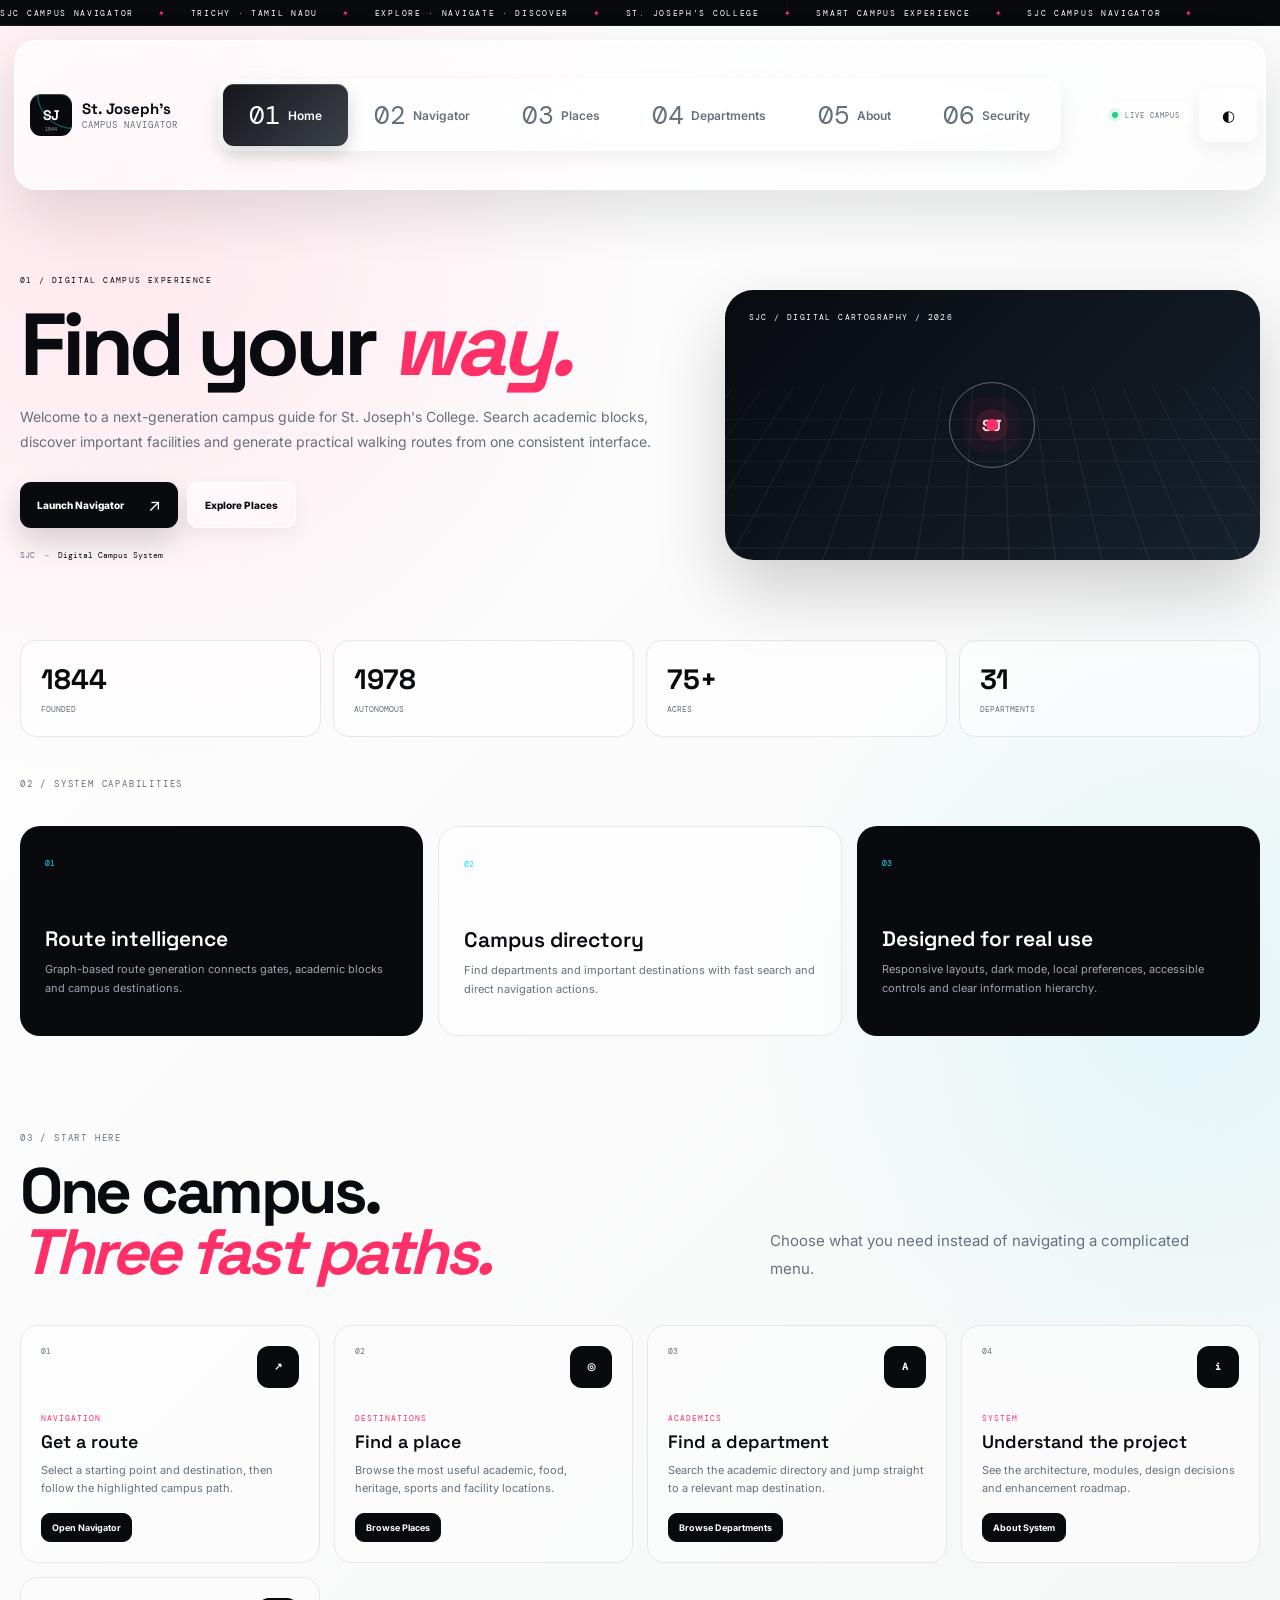
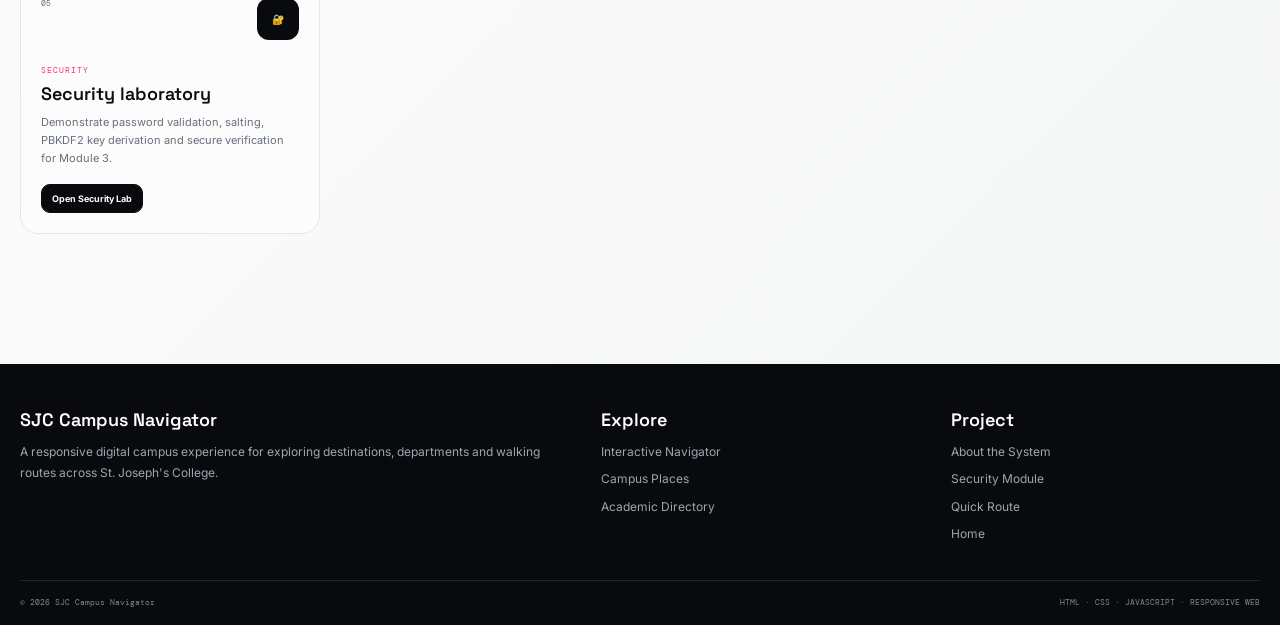
<file: index.html>
<!doctype html><html lang="en"><head><meta charset="UTF-8"><meta name="viewport" content="width=device-width,initial-scale=1.0"><meta name="description" content="SJC Campus Navigator — an interactive digital campus experience for St. Joseph's College, Tiruchirappalli."><link rel="preconnect" href="https://fonts.googleapis.com"><link rel="preconnect" href="https://fonts.gstatic.com" crossorigin><link href="https://fonts.googleapis.com/css2?family=DM+Mono:wght@400;500&family=Inter:wght@400;500;600;700;800&family=Space+Grotesk:wght@400;500;600;700&display=swap" rel="stylesheet"><link rel="stylesheet" href="style.css"><link rel="stylesheet" href="app.css"><title>SJC — Campus Navigator</title></head><body><div class="top-strip"><div class="strip-track"><span>SJC CAMPUS NAVIGATOR</span><i>✦</i><span>TRICHY · TAMIL NADU</span><i>✦</i><span>EXPLORE · NAVIGATE · DISCOVER</span><i>✦</i><span>ST. JOSEPH'S COLLEGE</span><i>✦</i><span>SMART CAMPUS EXPERIENCE</span><i>✦</i><span>SJC CAMPUS NAVIGATOR</span><i>✦</i></div></div>
<header class="site-header"><a href="index.html" class="brand"><div class="brand-mark"><span>SJ</span><small>1844</small></div><div class="brand-copy"><strong>St. Joseph's</strong><span>Campus Navigator</span></div></a>
<nav class="main-nav"><a href="index.html" data-page="index.html" class="active">01 <span>Home</span></a><a href="navigator.html" data-page="navigator.html" class="">02 <span>Navigator</span></a><a href="places.html" data-page="places.html" class="">03 <span>Places</span></a><a href="departments.html" data-page="departments.html" class="">04 <span>Departments</span></a><a href="about.html" data-page="about.html" class="">05 <span>About</span></a><a href="security.html" data-page="security.html">06 <span>Security</span></a></nav><div class="header-actions"><div class="live-status"><span></span>LIVE CAMPUS</div><button data-theme class="icon-button" aria-label="Toggle theme">◐</button><button class="icon-button mobile-toggle" aria-label="Open menu" aria-expanded="false">☰</button></div></header>
<main class="page-shell"><section class="page-hero"><div class="page-hero-grid"><div><span class="page-kicker">01 / DIGITAL CAMPUS EXPERIENCE</span><h1>Find your <em>way.</em></h1><p>Welcome to a next-generation campus guide for St. Joseph's College. Search academic blocks, discover important facilities and generate practical walking routes from one consistent interface.</p><div class="hero-buttons"><a class="btn btn-primary" href="navigator.html">Launch Navigator <b>↗</b></a><a class="btn btn-outline" href="places.html">Explore Places</a></div><div class="breadcrumbs"><span>SJC</span><b>→</b><span>Digital Campus System</span></div></div><div class="page-hero-art"><span class="art-label">SJC / DIGITAL CARTOGRAPHY / 2026</span><div class="art-pin">SJ</div></div></div></section>
<div class="stats-row"><div class="stat-card"><strong>1844</strong><span>Founded</span></div><div class="stat-card"><strong>1978</strong><span>Autonomous</span></div><div class="stat-card"><strong>75+</strong><span>Acres</span></div><div class="stat-card"><strong>31</strong><span>Departments</span></div></div>
<section><span class="section-label">02 / SYSTEM CAPABILITIES</span><div class="feature-grid"><article class="feature-card"><span class="num">01</span><h3>Route intelligence</h3><p>Graph-based route generation connects gates, academic blocks and campus destinations.</p></article><article class="feature-card light"><span class="num">02</span><h3>Campus directory</h3><p>Find departments and important destinations with fast search and direct navigation actions.</p></article><article class="feature-card"><span class="num">03</span><h3>Designed for real use</h3><p>Responsive layouts, dark mode, local preferences, accessible controls and clear information hierarchy.</p></article></div></section>
<section style="padding:90px 0 30px"><div class="section-heading-row"><div><span class="section-label">03 / START HERE</span><h2>One campus.<br><em>Three fast paths.</em></h2></div><p>Choose what you need instead of navigating a complicated menu.</p></div><div class="directory-grid"><article class="directory-card"><div class="card-top"><span class="card-number">01</span><div class="card-icon">↗</div></div><span class="card-category">NAVIGATION</span><h3>Get a route</h3><p>Select a starting point and destination, then follow the highlighted campus path.</p><div class="card-actions"><a class="primary" href="navigator.html">Open Navigator</a></div></article><article class="directory-card"><div class="card-top"><span class="card-number">02</span><div class="card-icon">◎</div></div><span class="card-category">DESTINATIONS</span><h3>Find a place</h3><p>Browse the most useful academic, food, heritage, sports and facility locations.</p><div class="card-actions"><a class="primary" href="places.html">Browse Places</a></div></article><article class="directory-card"><div class="card-top"><span class="card-number">03</span><div class="card-icon">A</div></div><span class="card-category">ACADEMICS</span><h3>Find a department</h3><p>Search the academic directory and jump straight to a relevant map destination.</p><div class="card-actions"><a class="primary" href="departments.html">Browse Departments</a></div></article><article class="directory-card"><div class="card-top"><span class="card-number">04</span><div class="card-icon">i</div></div><span class="card-category">SYSTEM</span><h3>Understand the project</h3><p>See the architecture, modules, design decisions and enhancement roadmap.</p><div class="card-actions"><a class="primary" href="about.html">About System</a></div></article><article class="directory-card"><div class="card-top"><span class="card-number">05</span><div class="card-icon">🔐</div></div><span class="card-category">SECURITY</span><h3>Security laboratory</h3><p>Demonstrate password validation, salting, PBKDF2 key derivation and secure verification for Module 3.</p><div class="card-actions"><a class="primary" href="security.html">Open Security Lab</a></div></article></div></section></main><footer class="app-footer"><div class="app-footer-inner"><div><h3>SJC Campus Navigator</h3><p>A responsive digital campus experience for exploring destinations, departments and walking routes across St. Joseph's College.</p></div><div><h3>Explore</h3><div class="app-footer-links"><a href="navigator.html">Interactive Navigator</a><a href="places.html">Campus Places</a><a href="departments.html">Academic Directory</a></div></div><div><h3>Project</h3><div class="app-footer-links"><a href="about.html">About the System</a><a href="security.html">Security Module</a><a href="navigator.html?to=library">Quick Route</a><a href="index.html">Home</a></div></div></div><div class="app-footer-bottom"><span>© <span data-year>2026</span> SJC Campus Navigator</span><span>HTML · CSS · JAVASCRIPT · RESPONSIVE WEB</span></div></footer><script src="app.js"></script></body></html>
</file>
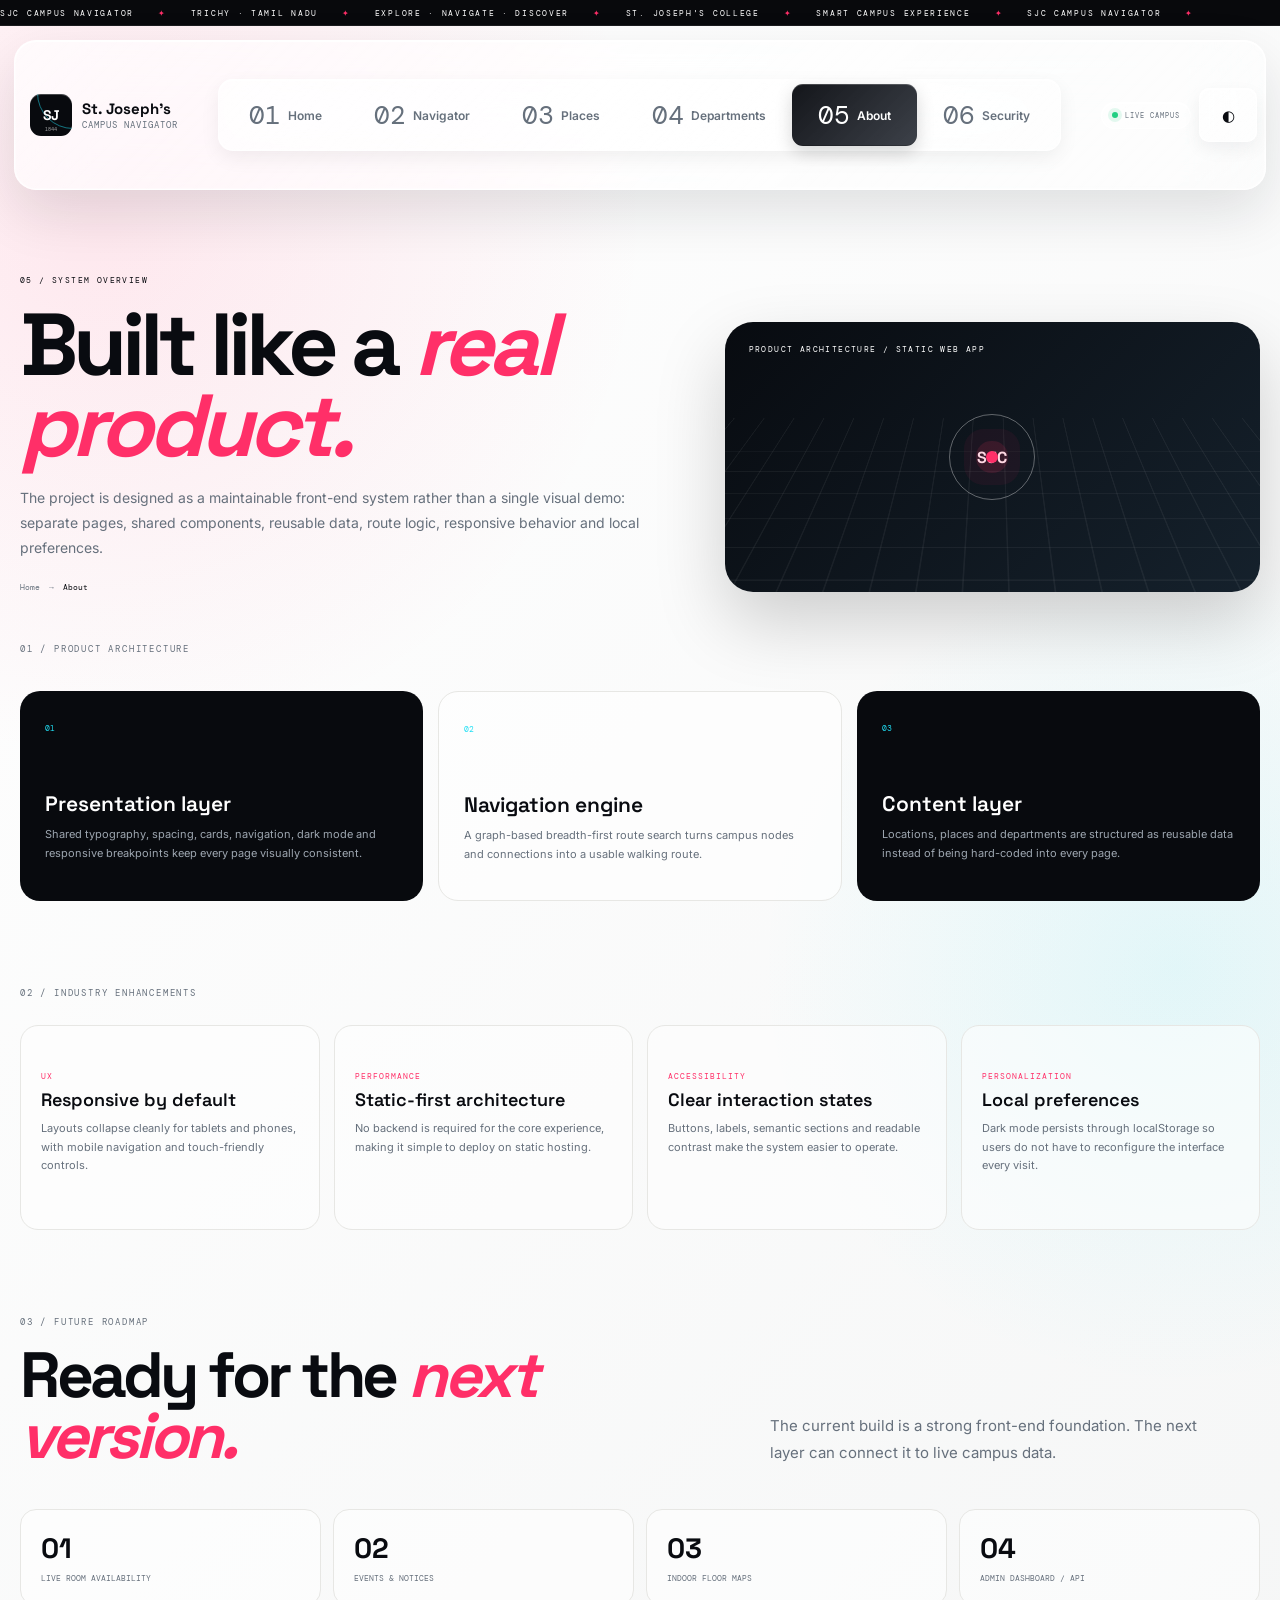
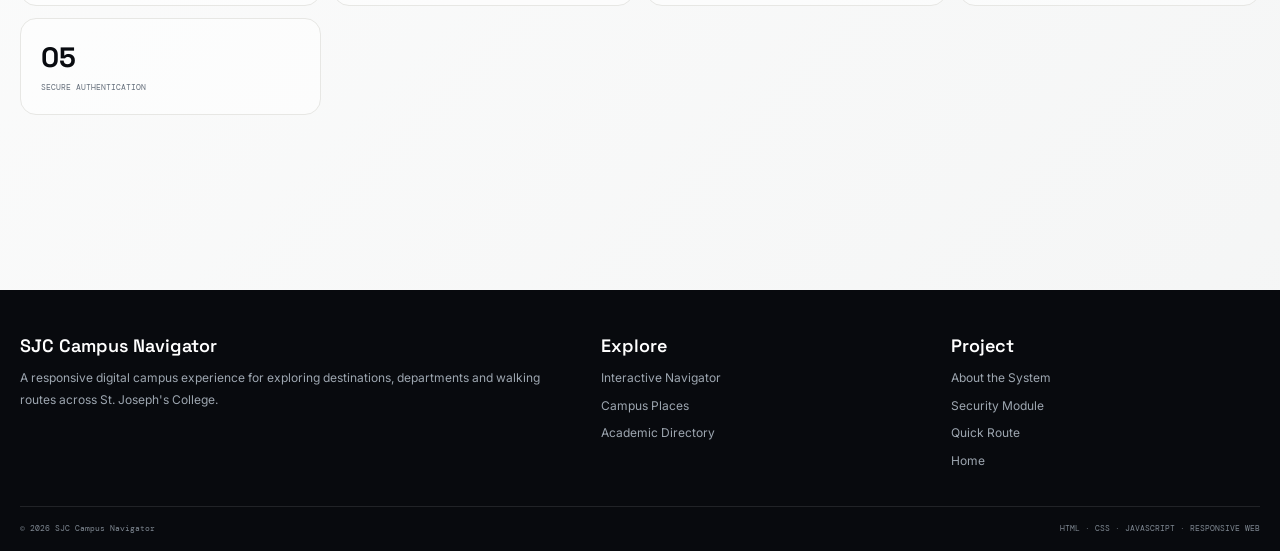
<file: about.html>
<!doctype html><html lang="en"><head><meta charset="UTF-8"><meta name="viewport" content="width=device-width,initial-scale=1.0"><meta name="description" content="SJC Campus Navigator — an interactive digital campus experience for St. Joseph's College, Tiruchirappalli."><link rel="preconnect" href="https://fonts.googleapis.com"><link rel="preconnect" href="https://fonts.gstatic.com" crossorigin><link href="https://fonts.googleapis.com/css2?family=DM+Mono:wght@400;500&family=Inter:wght@400;500;600;700;800&family=Space+Grotesk:wght@400;500;600;700&display=swap" rel="stylesheet"><link rel="stylesheet" href="style.css"><link rel="stylesheet" href="app.css"><title>SJC — About the Navigator</title></head><body><div class="top-strip"><div class="strip-track"><span>SJC CAMPUS NAVIGATOR</span><i>✦</i><span>TRICHY · TAMIL NADU</span><i>✦</i><span>EXPLORE · NAVIGATE · DISCOVER</span><i>✦</i><span>ST. JOSEPH'S COLLEGE</span><i>✦</i><span>SMART CAMPUS EXPERIENCE</span><i>✦</i><span>SJC CAMPUS NAVIGATOR</span><i>✦</i></div></div>
<header class="site-header"><a href="index.html" class="brand"><div class="brand-mark"><span>SJ</span><small>1844</small></div><div class="brand-copy"><strong>St. Joseph's</strong><span>Campus Navigator</span></div></a>
<nav class="main-nav"><a href="index.html" data-page="index.html" class="">01 <span>Home</span></a><a href="navigator.html" data-page="navigator.html" class="">02 <span>Navigator</span></a><a href="places.html" data-page="places.html" class="">03 <span>Places</span></a><a href="departments.html" data-page="departments.html" class="">04 <span>Departments</span></a><a href="about.html" data-page="about.html" class="active">05 <span>About</span></a><a href="security.html" data-page="security.html">06 <span>Security</span></a></nav><div class="header-actions"><div class="live-status"><span></span>LIVE CAMPUS</div><button data-theme class="icon-button" aria-label="Toggle theme">◐</button><button class="icon-button mobile-toggle" aria-label="Open menu" aria-expanded="false">☰</button></div></header>
<main class="page-shell"><section class="page-hero"><div class="page-hero-grid"><div><span class="page-kicker">05 / SYSTEM OVERVIEW</span><h1>Built like a <em>real product.</em></h1><p>The project is designed as a maintainable front-end system rather than a single visual demo: separate pages, shared components, reusable data, route logic, responsive behavior and local preferences.</p><div class="breadcrumbs"><a href="index.html">Home</a><b>→</b><span>About</span></div></div><div class="page-hero-art"><span class="art-label">PRODUCT ARCHITECTURE / STATIC WEB APP</span><div class="art-pin">SJC</div></div></div></section>
<section><span class="section-label">01 / PRODUCT ARCHITECTURE</span><div class="feature-grid"><article class="feature-card"><span class="num">01</span><h3>Presentation layer</h3><p>Shared typography, spacing, cards, navigation, dark mode and responsive breakpoints keep every page visually consistent.</p></article><article class="feature-card light"><span class="num">02</span><h3>Navigation engine</h3><p>A graph-based breadth-first route search turns campus nodes and connections into a usable walking route.</p></article><article class="feature-card"><span class="num">03</span><h3>Content layer</h3><p>Locations, places and departments are structured as reusable data instead of being hard-coded into every page.</p></article></div></section>
<section style="padding:80px 0 20px"><span class="section-label">02 / INDUSTRY ENHANCEMENTS</span><div class="directory-grid" style="margin-top:25px"><article class="directory-card"><span class="card-category">UX</span><h3>Responsive by default</h3><p>Layouts collapse cleanly for tablets and phones, with mobile navigation and touch-friendly controls.</p></article><article class="directory-card"><span class="card-category">PERFORMANCE</span><h3>Static-first architecture</h3><p>No backend is required for the core experience, making it simple to deploy on static hosting.</p></article><article class="directory-card"><span class="card-category">ACCESSIBILITY</span><h3>Clear interaction states</h3><p>Buttons, labels, semantic sections and readable contrast make the system easier to operate.</p></article><article class="directory-card"><span class="card-category">PERSONALIZATION</span><h3>Local preferences</h3><p>Dark mode persists through localStorage so users do not have to reconfigure the interface every visit.</p></article></div></section>
<section style="padding:60px 0 40px"><div class="section-heading-row"><div><span class="section-label">03 / FUTURE ROADMAP</span><h2>Ready for the <em>next version.</em></h2></div><p>The current build is a strong front-end foundation. The next layer can connect it to live campus data.</p></div><div class="stats-row"><div class="stat-card"><strong>01</strong><span>Live room availability</span></div><div class="stat-card"><strong>02</strong><span>Events & notices</span></div><div class="stat-card"><strong>03</strong><span>Indoor floor maps</span></div><div class="stat-card"><strong>04</strong><span>Admin dashboard / API</span></div><div class="stat-card"><strong>05</strong><span>Secure authentication</span></div></div></section></main><footer class="app-footer"><div class="app-footer-inner"><div><h3>SJC Campus Navigator</h3><p>A responsive digital campus experience for exploring destinations, departments and walking routes across St. Joseph's College.</p></div><div><h3>Explore</h3><div class="app-footer-links"><a href="navigator.html">Interactive Navigator</a><a href="places.html">Campus Places</a><a href="departments.html">Academic Directory</a></div></div><div><h3>Project</h3><div class="app-footer-links"><a href="about.html">About the System</a><a href="security.html">Security Module</a><a href="navigator.html?to=library">Quick Route</a><a href="index.html">Home</a></div></div></div><div class="app-footer-bottom"><span>© <span data-year>2026</span> SJC Campus Navigator</span><span>HTML · CSS · JAVASCRIPT · RESPONSIVE WEB</span></div></footer><script src="app.js"></script></body></html>
</file>
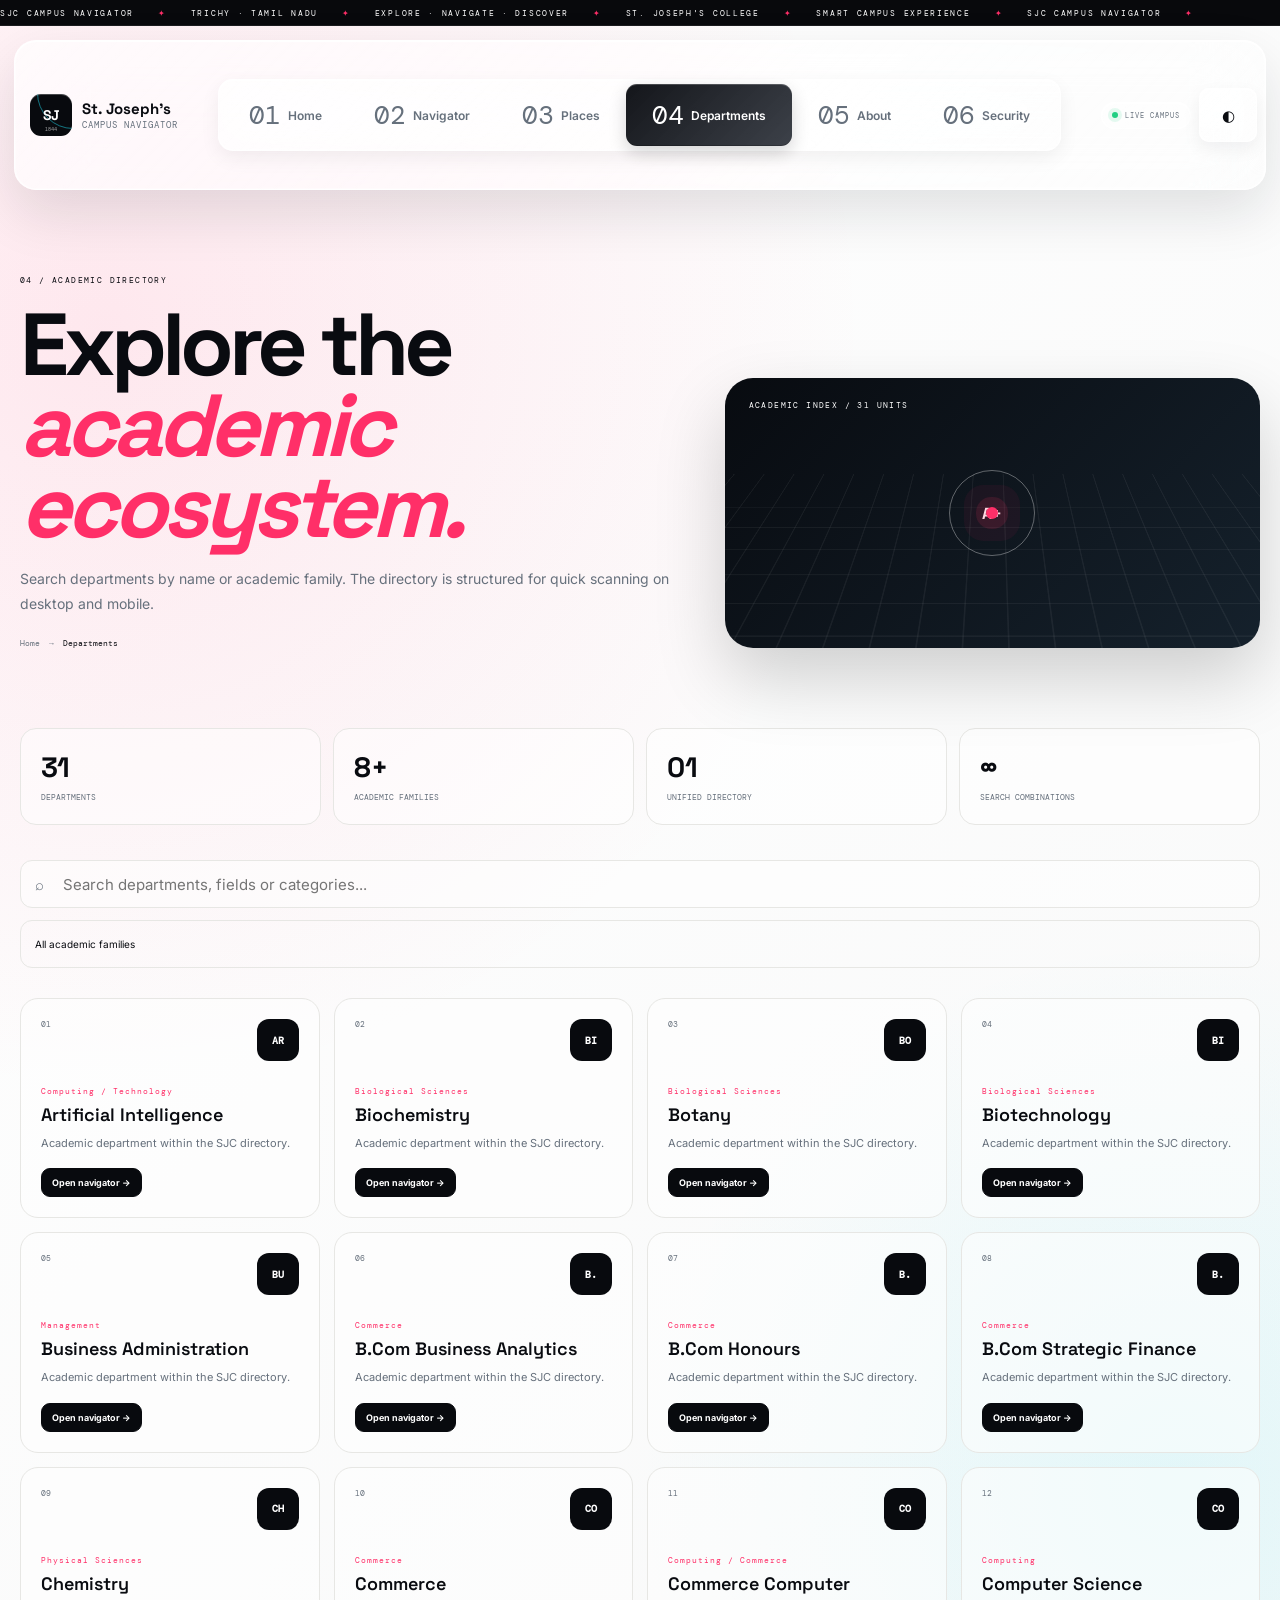
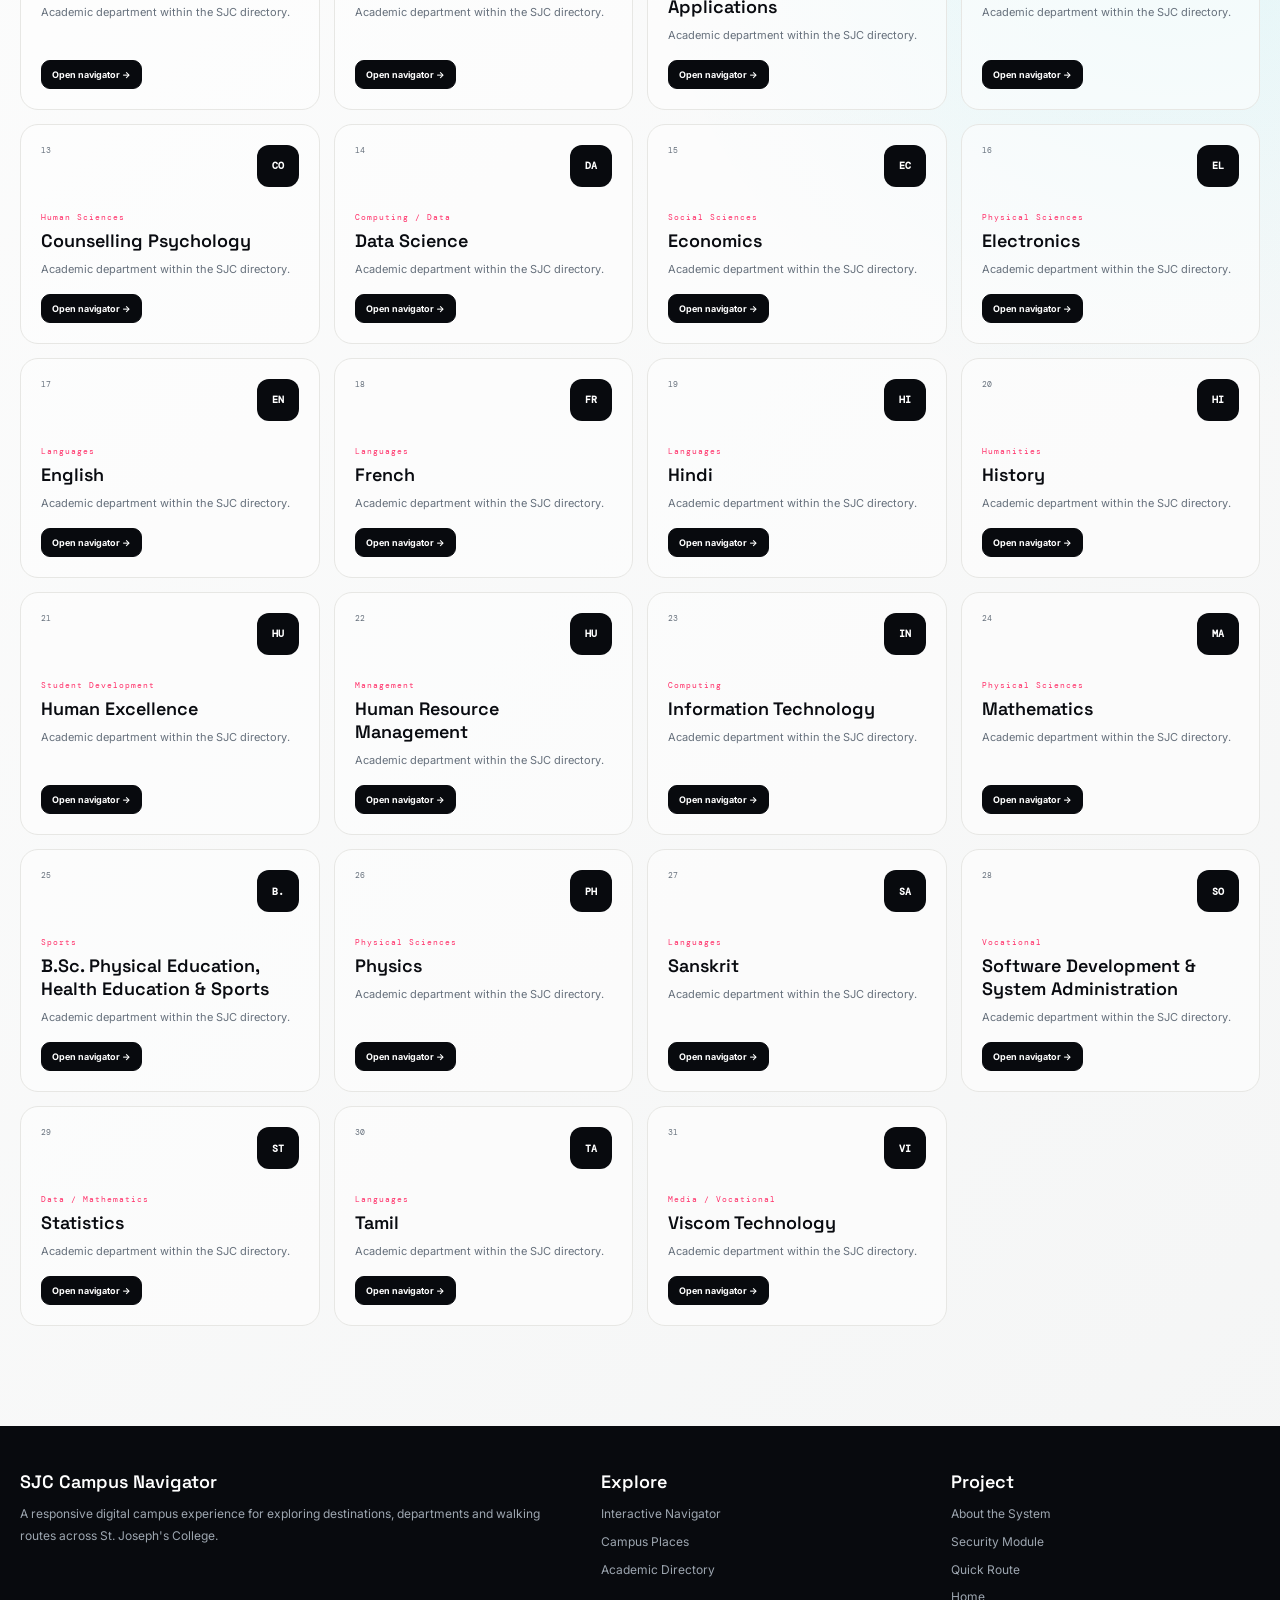
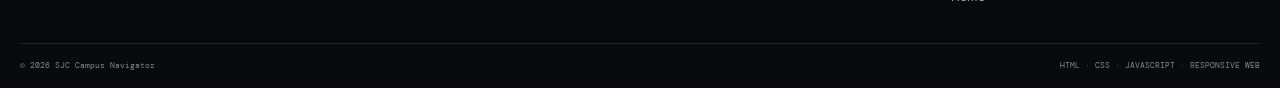
<file: departments.html>
<!doctype html><html lang="en"><head><meta charset="UTF-8"><meta name="viewport" content="width=device-width,initial-scale=1.0"><meta name="description" content="SJC Campus Navigator — an interactive digital campus experience for St. Joseph's College, Tiruchirappalli."><link rel="preconnect" href="https://fonts.googleapis.com"><link rel="preconnect" href="https://fonts.gstatic.com" crossorigin><link href="https://fonts.googleapis.com/css2?family=DM+Mono:wght@400;500&family=Inter:wght@400;500;600;700;800&family=Space+Grotesk:wght@400;500;600;700&display=swap" rel="stylesheet"><link rel="stylesheet" href="style.css"><link rel="stylesheet" href="app.css"><title>SJC — Academic Directory</title></head><body><div class="top-strip"><div class="strip-track"><span>SJC CAMPUS NAVIGATOR</span><i>✦</i><span>TRICHY · TAMIL NADU</span><i>✦</i><span>EXPLORE · NAVIGATE · DISCOVER</span><i>✦</i><span>ST. JOSEPH'S COLLEGE</span><i>✦</i><span>SMART CAMPUS EXPERIENCE</span><i>✦</i><span>SJC CAMPUS NAVIGATOR</span><i>✦</i></div></div>
<header class="site-header"><a href="index.html" class="brand"><div class="brand-mark"><span>SJ</span><small>1844</small></div><div class="brand-copy"><strong>St. Joseph's</strong><span>Campus Navigator</span></div></a>
<nav class="main-nav"><a href="index.html" data-page="index.html" class="">01 <span>Home</span></a><a href="navigator.html" data-page="navigator.html" class="">02 <span>Navigator</span></a><a href="places.html" data-page="places.html" class="">03 <span>Places</span></a><a href="departments.html" data-page="departments.html" class="active">04 <span>Departments</span></a><a href="about.html" data-page="about.html" class="">05 <span>About</span></a><a href="security.html" data-page="security.html">06 <span>Security</span></a></nav><div class="header-actions"><div class="live-status"><span></span>LIVE CAMPUS</div><button data-theme class="icon-button" aria-label="Toggle theme">◐</button><button class="icon-button mobile-toggle" aria-label="Open menu" aria-expanded="false">☰</button></div></header>
<main class="page-shell"><section class="page-hero"><div class="page-hero-grid"><div><span class="page-kicker">04 / ACADEMIC DIRECTORY</span><h1>Explore the <em>academic ecosystem.</em></h1><p>Search departments by name or academic family. The directory is structured for quick scanning on desktop and mobile.</p><div class="breadcrumbs"><a href="index.html">Home</a><b>→</b><span>Departments</span></div></div><div class="page-hero-art"><span class="art-label">ACADEMIC INDEX / 31 UNITS</span><div class="art-pin">A+</div></div></div></section>
<div class="stats-row"><div class="stat-card"><strong>31</strong><span>Departments</span></div><div class="stat-card"><strong>8+</strong><span>Academic families</span></div><div class="stat-card"><strong>01</strong><span>Unified directory</span></div><div class="stat-card"><strong>∞</strong><span>Search combinations</span></div></div>
<div class="directory-toolbar"><label class="search-field"><span>⌕</span><input id="departmentSearchPage" placeholder="Search departments, fields or categories..."></label><select id="departmentFilter" class="filter-select"><option value="">All academic families</option></select></div><section class="directory-grid" id="departmentGridPage"></section></main><footer class="app-footer"><div class="app-footer-inner"><div><h3>SJC Campus Navigator</h3><p>A responsive digital campus experience for exploring destinations, departments and walking routes across St. Joseph's College.</p></div><div><h3>Explore</h3><div class="app-footer-links"><a href="navigator.html">Interactive Navigator</a><a href="places.html">Campus Places</a><a href="departments.html">Academic Directory</a></div></div><div><h3>Project</h3><div class="app-footer-links"><a href="about.html">About the System</a><a href="security.html">Security Module</a><a href="navigator.html?to=library">Quick Route</a><a href="index.html">Home</a></div></div></div><div class="app-footer-bottom"><span>© <span data-year>2026</span> SJC Campus Navigator</span><span>HTML · CSS · JAVASCRIPT · RESPONSIVE WEB</span></div></footer><script src="app.js"></script><script src="data.js"></script><script src="departments.js"></script></body></html>
</file>
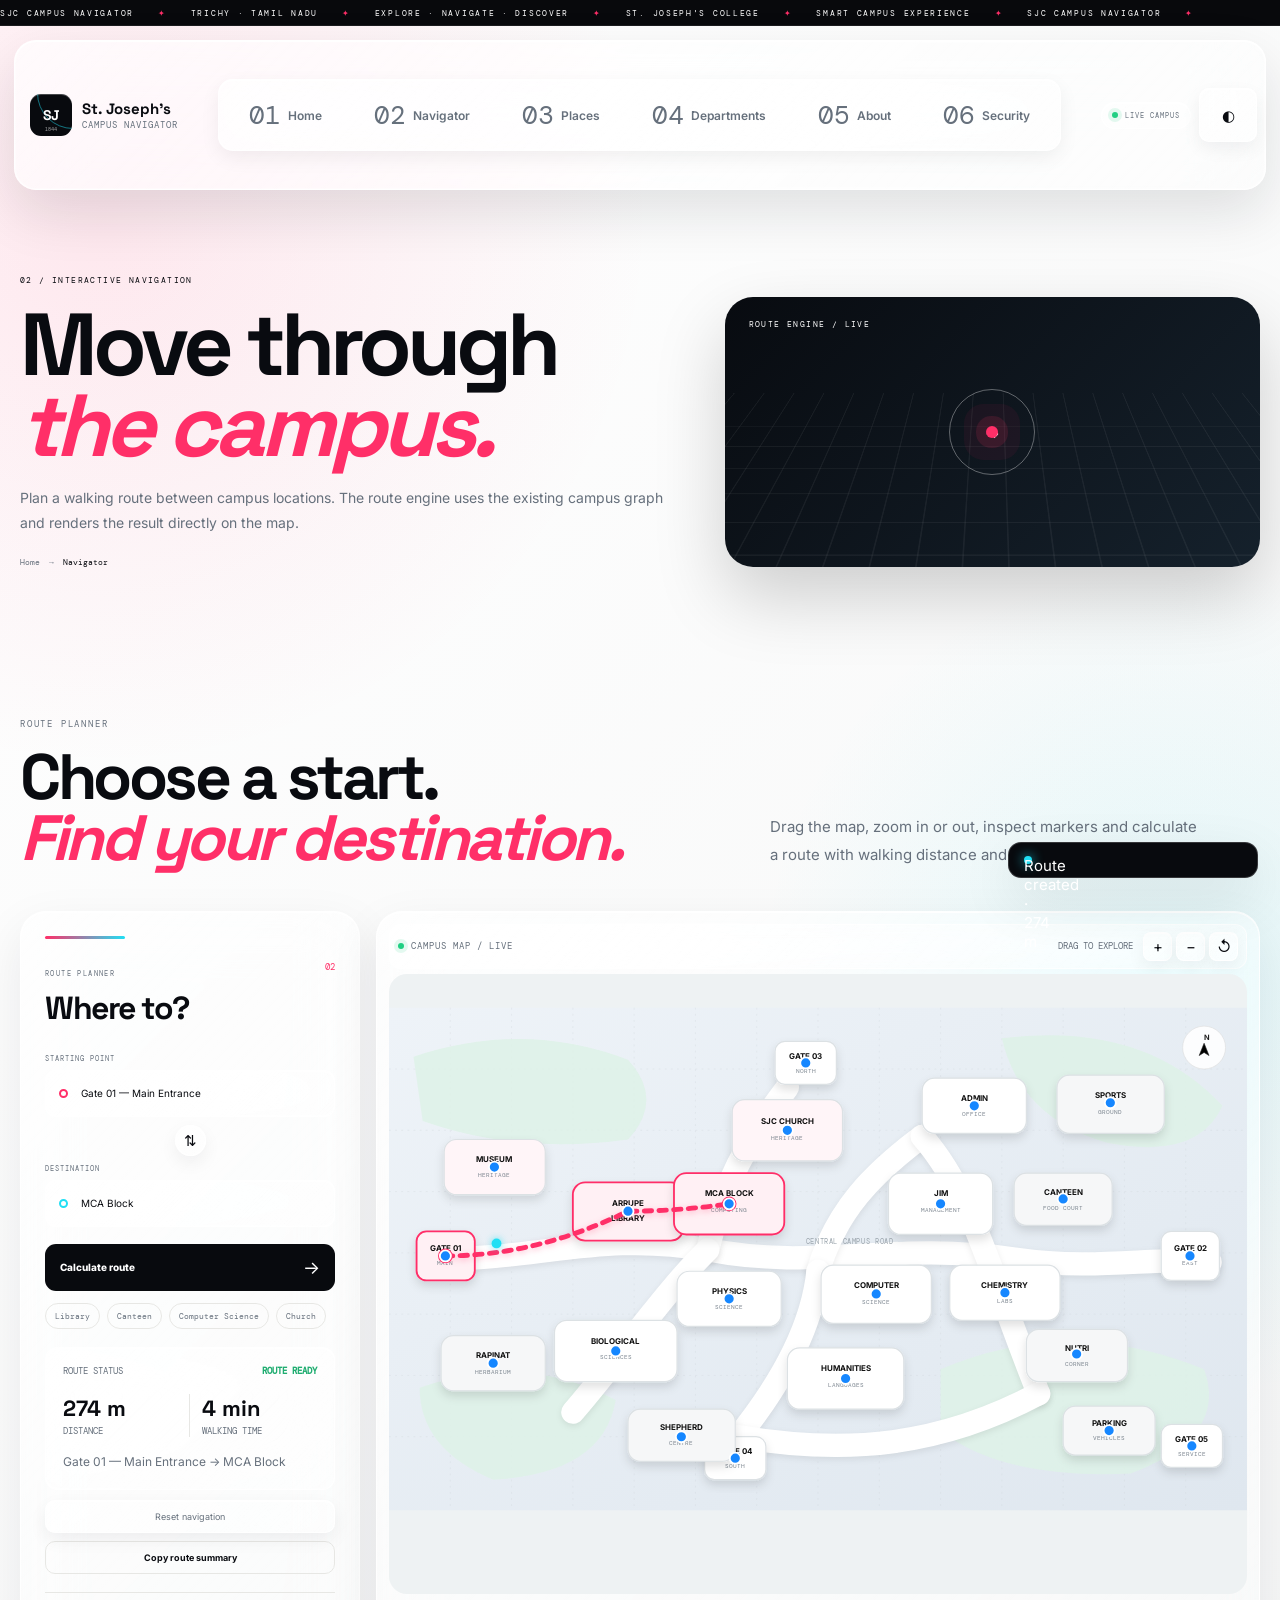
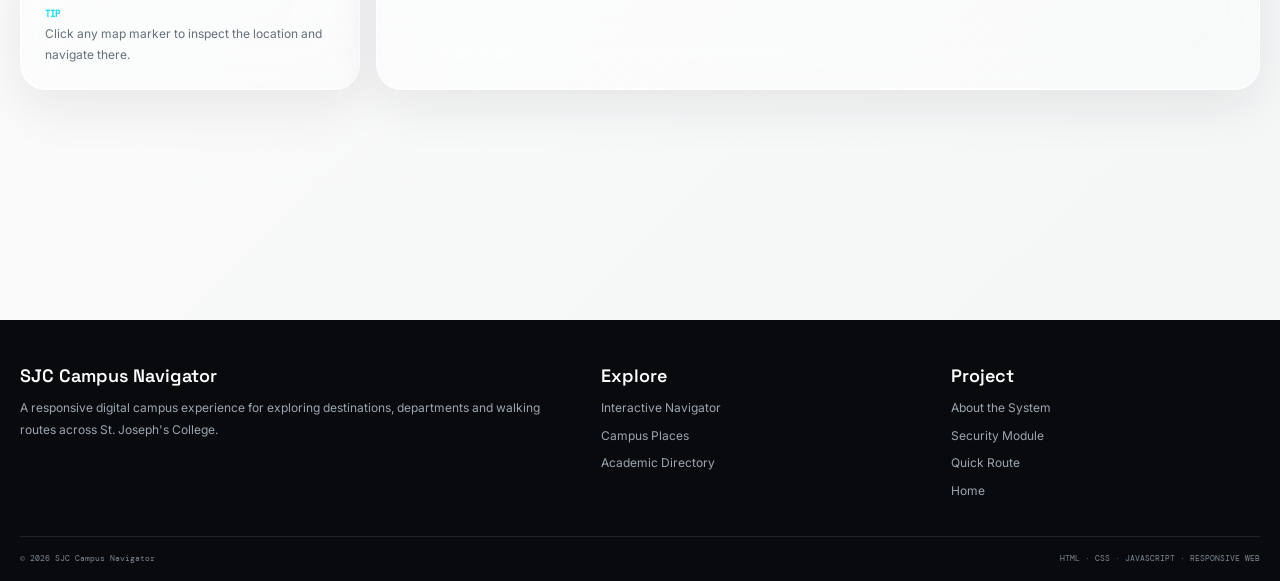
<file: navigator.html>
<!doctype html><html lang="en"><head><meta charset="UTF-8"><meta name="viewport" content="width=device-width,initial-scale=1.0"><meta name="description" content="SJC Campus Navigator — an interactive digital campus experience for St. Joseph's College, Tiruchirappalli."><link rel="preconnect" href="https://fonts.googleapis.com"><link rel="preconnect" href="https://fonts.gstatic.com" crossorigin><link href="https://fonts.googleapis.com/css2?family=DM+Mono:wght@400;500&family=Inter:wght@400;500;600;700;800&family=Space+Grotesk:wght@400;500;600;700&display=swap" rel="stylesheet"><link rel="stylesheet" href="style.css"><link rel="stylesheet" href="app.css"><title>SJC — Interactive Navigator</title></head><body><div class="top-strip"><div class="strip-track"><span>SJC CAMPUS NAVIGATOR</span><i>✦</i><span>TRICHY · TAMIL NADU</span><i>✦</i><span>EXPLORE · NAVIGATE · DISCOVER</span><i>✦</i><span>ST. JOSEPH'S COLLEGE</span><i>✦</i><span>SMART CAMPUS EXPERIENCE</span><i>✦</i><span>SJC CAMPUS NAVIGATOR</span><i>✦</i></div></div>
<header class="site-header"><a href="index.html" class="brand"><div class="brand-mark"><span>SJ</span><small>1844</small></div><div class="brand-copy"><strong>St. Joseph's</strong><span>Campus Navigator</span></div></a>
<nav class="main-nav"><a href="index.html" data-page="index.html" class="">01 <span>Home</span></a><a href="navigator.html" data-page="navigator.html" class="active">02 <span>Navigator</span></a><a href="places.html" data-page="places.html" class="">03 <span>Places</span></a><a href="departments.html" data-page="departments.html" class="">04 <span>Departments</span></a><a href="about.html" data-page="about.html" class="">05 <span>About</span></a><a href="security.html" data-page="security.html">06 <span>Security</span></a></nav><div class="header-actions"><div class="live-status"><span></span>LIVE CAMPUS</div><button data-theme class="icon-button" aria-label="Toggle theme">◐</button><button class="icon-button mobile-toggle" aria-label="Open menu" aria-expanded="false">☰</button></div></header>
<main class="navigator-page"><div class="page-shell"><section class="page-hero" style="padding-bottom:15px"><div class="page-hero-grid"><div><span class="page-kicker">02 / INTERACTIVE NAVIGATION</span><h1>Move through <em>the campus.</em></h1><p>Plan a walking route between campus locations. The route engine uses the existing campus graph and renders the result directly on the map.</p><div class="breadcrumbs"><a href="index.html">Home</a><b>→</b><span>Navigator</span></div></div><div class="page-hero-art"><span class="art-label">ROUTE ENGINE / LIVE</span><div class="art-pin">→</div></div></div></section></div>
<section class="navigator-section" id="navigator"><div class="section-heading-row"><div><span class="section-label">ROUTE PLANNER</span><h2>Choose a start.<br><em>Find your destination.</em></h2></div><p>Drag the map, zoom in or out, inspect markers and calculate a route with walking distance and estimated time.</p></div>
<div class="navigator-shell"><aside class="route-panel"><div class="panel-top"><div><span>ROUTE PLANNER</span><h3>Where to?</h3></div><div class="route-number">02</div></div><div class="route-form"><div class="location-field"><label>STARTING POINT</label><div class="select-box"><i class="start-pin"></i><select id="startLocation"></select></div></div><button class="swap-button" id="swapButton" title="Swap locations">⇅</button><div class="location-field"><label>DESTINATION</label><div class="select-box destination-box"><i class="destination-pin"></i><select id="destinationLocation"></select></div></div><button class="route-button" id="routeButton"><span>Calculate route</span><b>→</b></button></div>
<div class="quick-destinations"><button data-quick="library">Library</button><button data-quick="canteen">Canteen</button><button data-quick="computer">Computer Science</button><button data-quick="church">Church</button></div>
<div class="route-result" id="routeResult"><div class="result-heading"><span>ROUTE STATUS</span><strong id="routeStatus">READY</strong></div><div class="result-metrics"><div><strong id="distanceValue">—</strong><span>DISTANCE</span></div><div><strong id="timeValue">—</strong><span>WALKING TIME</span></div></div><p id="routeMessage">Choose a destination to generate your campus route.</p></div>
<button class="reset-button" id="resetMapButton">Reset navigation</button><button class="copy-route" id="copyRoute">Copy route summary</button><div class="route-tip"><span>TIP</span> Click any map marker to inspect the location and navigate there.</div></aside>
<div class="map-panel"><div class="map-header"><div class="map-live"><span></span>CAMPUS MAP / LIVE</div><div class="map-header-right"><span>DRAG TO EXPLORE</span><div class="map-controls"><button id="zoomIn">+</button><button id="zoomOut">−</button><button id="resetZoom">↺</button></div></div></div><div class="map-wrapper" id="mapWrapper"><svg
                    id="campusMap"
                    viewBox="0 0 1400 820"
                    xmlns="http://www.w3.org/2000/svg"
                >

                    <defs>

                        <linearGradient
                            id="mapGradient"
                            x1="0"
                            y1="0"
                            x2="1"
                            y2="1"
                        >

                            <stop
                                offset="0%"
                                stop-color="#eef3f8"
                            />

                            <stop
                                offset="100%"
                                stop-color="#dfe7ef"
                            />

                        </linearGradient>


                        <linearGradient
                            id="buildingGradient"
                            x1="0"
                            y1="0"
                            x2="1"
                            y2="1"
                        >

                            <stop
                                offset="0%"
                                stop-color="#ffffff"
                            />

                            <stop
                                offset="100%"
                                stop-color="#edf2f7"
                            />

                        </linearGradient>


                        <filter
                            id="mapShadow"
                            x="-30%"
                            y="-30%"
                            width="160%"
                            height="160%"
                        >

                            <feDropShadow
                                dx="0"
                                dy="8"
                                stdDeviation="8"
                                flood-opacity=".12"
                            />

                        </filter>

                    </defs>


                    <!-- MAP BASE -->

                    <rect
                        width="1400"
                        height="820"
                        fill="url(#mapGradient)"
                    />


                    <!-- MAP GRID -->

                    <g
                        class="map-grid"
                        opacity=".45"
                    >

                        <path d="M0 100 H1400"/>
                        <path d="M0 200 H1400"/>
                        <path d="M0 300 H1400"/>
                        <path d="M0 400 H1400"/>
                        <path d="M0 500 H1400"/>
                        <path d="M0 600 H1400"/>
                        <path d="M0 700 H1400"/>

                        <path d="M100 0 V820"/>
                        <path d="M200 0 V820"/>
                        <path d="M300 0 V820"/>
                        <path d="M400 0 V820"/>
                        <path d="M500 0 V820"/>
                        <path d="M600 0 V820"/>
                        <path d="M700 0 V820"/>
                        <path d="M800 0 V820"/>
                        <path d="M900 0 V820"/>
                        <path d="M1000 0 V820"/>
                        <path d="M1100 0 V820"/>
                        <path d="M1200 0 V820"/>
                        <path d="M1300 0 V820"/>

                    </g>


                    <!-- GREEN ZONES -->

                    <path
                        class="green-zone"
                        d="M40 80 Q220 20 390 85 Q450 150 390 215 Q210 240 55 185Z"
                    />

                    <path
                        class="green-zone"
                        d="M1000 50 Q1230 20 1360 160 Q1320 250 1170 220 Q1030 180 1000 50Z"
                    />

                    <path
                        class="green-zone"
                        d="M900 590 Q1110 500 1330 590 Q1370 700 1210 760 Q1000 770 900 690Z"
                    />

                    <path
                        class="green-zone"
                        d="M50 620 Q220 560 370 640 Q350 760 170 770 Q50 720 50 620Z"
                    />


                    <!-- ROADS -->

                    <g class="roads">

                        <path d="M80 410 C250 410 350 365 520 395 C700 430 820 380 1020 410 C1160 430 1250 405 1340 415"/>

                        <path d="M520 395 C545 290 585 215 650 130"/>

                        <path d="M700 430 C730 330 790 270 870 210"/>

                        <path d="M700 430 C690 530 630 625 570 700"/>

                        <path d="M870 210 C950 300 980 430 1060 630"/>

                        <path d="M520 395 C440 475 390 555 300 660"/>

                        <path d="M570 700 C750 730 900 715 1060 630"/>

                    </g>


                    <!-- ROAD LABELS -->

                    <text class="road-label" x="680" y="385">
                        CENTRAL CAMPUS ROAD
                    </text>


                    <!-- GATES -->

                    <g
                        class="map-location"
                        data-location="gate1"
                    >

                        <rect
                            x="45"
                            y="365"
                            width="95"
                            height="80"
                            rx="16"
                        />

                        <text
                            x="92"
                            y="397"
                            class="building-title"
                        >
                            GATE 01
                        </text>

                        <text
                            x="92"
                            y="420"
                            class="building-subtitle"
                        >
                            MAIN
                        </text>

                    </g>


                    <g
                        class="map-location"
                        data-location="gate2"
                    >

                        <rect
                            x="1260"
                            y="365"
                            width="95"
                            height="80"
                            rx="16"
                        />

                        <text
                            x="1307"
                            y="397"
                            class="building-title"
                        >
                            GATE 02
                        </text>

                        <text
                            x="1307"
                            y="420"
                            class="building-subtitle"
                        >
                            EAST
                        </text>

                    </g>


                    <g
                        class="map-location"
                        data-location="gate3"
                    >

                        <rect
                            x="630"
                            y="55"
                            width="100"
                            height="70"
                            rx="16"
                        />

                        <text
                            x="680"
                            y="84"
                            class="building-title"
                        >
                            GATE 03
                        </text>

                        <text
                            x="680"
                            y="106"
                            class="building-subtitle"
                        >
                            NORTH
                        </text>

                    </g>


                    <g
                        class="map-location"
                        data-location="gate4"
                    >

                        <rect
                            x="515"
                            y="700"
                            width="100"
                            height="70"
                            rx="16"
                        />

                        <text
                            x="565"
                            y="729"
                            class="building-title"
                        >
                            GATE 04
                        </text>

                        <text
                            x="565"
                            y="751"
                            class="building-subtitle"
                        >
                            SOUTH
                        </text>

                    </g>


                    <g
                        class="map-location"
                        data-location="gate5"
                    >

                        <rect
                            x="1260"
                            y="680"
                            width="100"
                            height="70"
                            rx="16"
                        />

                        <text
                            x="1310"
                            y="709"
                            class="building-title"
                        >
                            GATE 05
                        </text>

                        <text
                            x="1310"
                            y="731"
                            class="building-subtitle"
                        >
                            SERVICE
                        </text>

                    </g>


                    <!-- CENTRAL HERITAGE -->

                    <g
                        class="map-location heritage-location"
                        data-location="church"
                    >

                        <rect
                            x="560"
                            y="150"
                            width="180"
                            height="100"
                            rx="20"
                        />

                        <text
                            x="650"
                            y="190"
                            class="building-title"
                        >
                            SJC CHURCH
                        </text>

                        <text
                            x="650"
                            y="216"
                            class="building-subtitle"
                        >
                            HERITAGE
                        </text>

                    </g>


                    <!-- LIBRARY -->

                    <g
                        class="map-location"
                        data-location="library"
                    >

                        <rect
                            x="300"
                            y="285"
                            width="180"
                            height="95"
                            rx="20"
                        />

                        <text
                            x="390"
                            y="323"
                            class="building-title"
                        >
                            ARRUPE
                        </text>

                        <text
                            x="390"
                            y="348"
                            class="building-title"
                        >
                            LIBRARY
                        </text>

                    </g>


                    <!-- MCA -->

                    <g
                        class="map-location accent-location"
                        data-location="mca"
                    >

                        <rect
                            x="465"
                            y="270"
                            width="180"
                            height="100"
                            rx="20"
                        />

                        <text
                            x="555"
                            y="307"
                            class="building-title"
                        >
                            MCA BLOCK
                        </text>

                        <text
                            x="555"
                            y="333"
                            class="building-subtitle"
                        >
                            COMPUTING
                        </text>

                    </g>


                    <!-- JIM -->

                    <g
                        class="map-location"
                        data-location="jim"
                    >

                        <rect
                            x="815"
                            y="270"
                            width="170"
                            height="100"
                            rx="20"
                        />

                        <text
                            x="900"
                            y="308"
                            class="building-title"
                        >
                            JIM
                        </text>

                        <text
                            x="900"
                            y="334"
                            class="building-subtitle"
                        >
                            MANAGEMENT
                        </text>

                    </g>


                    <!-- COMPUTER SCIENCE -->

                    <g
                        class="map-location"
                        data-location="computer"
                    >

                        <rect
                            x="705"
                            y="420"
                            width="180"
                            height="95"
                            rx="20"
                        />

                        <text
                            x="795"
                            y="458"
                            class="building-title"
                        >
                            COMPUTER
                        </text>

                        <text
                            x="795"
                            y="483"
                            class="building-subtitle"
                        >
                            SCIENCE
                        </text>

                    </g>


                    <!-- PHYSICS -->

                    <g
                        class="map-location"
                        data-location="physics"
                    >

                        <rect
                            x="470"
                            y="430"
                            width="170"
                            height="90"
                            rx="20"
                        />

                        <text
                            x="555"
                            y="467"
                            class="building-title"
                        >
                            PHYSICS
                        </text>

                        <text
                            x="555"
                            y="491"
                            class="building-subtitle"
                        >
                            SCIENCE
                        </text>

                    </g>


                    <!-- CHEMISTRY -->

                    <g
                        class="map-location"
                        data-location="chemistry"
                    >

                        <rect
                            x="915"
                            y="420"
                            width="180"
                            height="90"
                            rx="20"
                        />

                        <text
                            x="1005"
                            y="457"
                            class="building-title"
                        >
                            CHEMISTRY
                        </text>

                        <text
                            x="1005"
                            y="482"
                            class="building-subtitle"
                        >
                            LABS
                        </text>

                    </g>


                    <!-- BIOLOGICAL SCIENCES -->

                    <g
                        class="map-location"
                        data-location="biology"
                    >

                        <rect
                            x="270"
                            y="510"
                            width="200"
                            height="100"
                            rx="20"
                        />

                        <text
                            x="370"
                            y="548"
                            class="building-title"
                        >
                            BIOLOGICAL
                        </text>

                        <text
                            x="370"
                            y="574"
                            class="building-subtitle"
                        >
                            SCIENCES
                        </text>

                    </g>


                    <!-- HUMANITIES -->

                    <g
                        class="map-location"
                        data-location="humanities"
                    >

                        <rect
                            x="650"
                            y="555"
                            width="190"
                            height="100"
                            rx="20"
                        />

                        <text
                            x="745"
                            y="593"
                            class="building-title"
                        >
                            HUMANITIES
                        </text>

                        <text
                            x="745"
                            y="619"
                            class="building-subtitle"
                        >
                            LANGUAGES
                        </text>

                    </g>


                    <!-- ADMIN -->

                    <g
                        class="map-location"
                        data-location="admin"
                    >

                        <rect
                            x="870"
                            y="115"
                            width="170"
                            height="90"
                            rx="20"
                        />

                        <text
                            x="955"
                            y="152"
                            class="building-title"
                        >
                            ADMIN
                        </text>

                        <text
                            x="955"
                            y="177"
                            class="building-subtitle"
                        >
                            OFFICE
                        </text>

                    </g>


                    <!-- NUTRI CORNER -->

                    <g
                        class="map-location facility-location"
                        data-location="nutri"
                    >

                        <rect
                            x="1040"
                            y="525"
                            width="165"
                            height="85"
                            rx="20"
                        />

                        <text
                            x="1122"
                            y="560"
                            class="building-title"
                        >
                            NUTRI
                        </text>

                        <text
                            x="1122"
                            y="585"
                            class="building-subtitle"
                        >
                            CORNER
                        </text>

                    </g>


                    <!-- CANTEEN -->

                    <g
                        class="map-location facility-location"
                        data-location="canteen"
                    >

                        <rect
                            x="1020"
                            y="270"
                            width="160"
                            height="85"
                            rx="20"
                        />

                        <text
                            x="1100"
                            y="305"
                            class="building-title"
                        >
                            CANTEEN
                        </text>

                        <text
                            x="1100"
                            y="330"
                            class="building-subtitle"
                        >
                            FOOD COURT
                        </text>

                    </g>


                    <!-- PARKING -->

                    <g
                        class="map-location facility-location"
                        data-location="parking"
                    >

                        <rect
                            x="1100"
                            y="650"
                            width="150"
                            height="80"
                            rx="20"
                        />

                        <text
                            x="1175"
                            y="682"
                            class="building-title"
                        >
                            PARKING
                        </text>

                        <text
                            x="1175"
                            y="706"
                            class="building-subtitle"
                        >
                            VEHICLES
                        </text>

                    </g>


                    <!-- HERITAGE MUSEUM -->

                    <g
                        class="map-location heritage-location"
                        data-location="museum"
                    >

                        <rect
                            x="90"
                            y="215"
                            width="165"
                            height="90"
                            rx="20"
                        />

                        <text
                            x="172"
                            y="252"
                            class="building-title"
                        >
                            MUSEUM
                        </text>

                        <text
                            x="172"
                            y="277"
                            class="building-subtitle"
                        >
                            HERITAGE
                        </text>

                    </g>


                    <!-- HERBARIUM -->

                    <g
                        class="map-location facility-location"
                        data-location="herbarium"
                    >

                        <rect
                            x="85"
                            y="535"
                            width="170"
                            height="90"
                            rx="20"
                        />

                        <text
                            x="170"
                            y="572"
                            class="building-title"
                        >
                            RAPINAT
                        </text>

                        <text
                            x="170"
                            y="597"
                            class="building-subtitle"
                        >
                            HERBARIUM
                        </text>

                    </g>


                    <!-- SPORTS -->

                    <g
                        class="map-location facility-location"
                        data-location="sports"
                    >

                        <rect
                            x="1090"
                            y="110"
                            width="175"
                            height="95"
                            rx="20"
                        />

                        <text
                            x="1177"
                            y="148"
                            class="building-title"
                        >
                            SPORTS
                        </text>

                        <text
                            x="1177"
                            y="174"
                            class="building-subtitle"
                        >
                            GROUND
                        </text>

                    </g>


                    <!-- SHEPHERD -->

                    <g
                        class="map-location facility-location"
                        data-location="shepherd"
                    >

                        <rect
                            x="390"
                            y="655"
                            width="175"
                            height="85"
                            rx="20"
                        />

                        <text
                            x="477"
                            y="689"
                            class="building-title"
                        >
                            SHEPHERD
                        </text>

                        <text
                            x="477"
                            y="714"
                            class="building-subtitle"
                        >
                            CENTRE
                        </text>

                    </g>


                    <!-- ROUTE LAYER -->

                    <g id="routeLayer"></g>


                    <!-- MARKER LAYER -->

                    <g id="markerLayer"></g>


                    <!-- MAP COMPASS -->

                    <g class="map-compass">

                        <circle
                            cx="1330"
                            cy="65"
                            r="35"
                        />

                        <text
                            x="1330"
                            y="52"
                        >
                            N
                        </text>

                        <path
                            d="M1330 58 L1322 78 L1330 73 L1338 78Z"
                        />

                    </g>

                </svg></div></div></div></section>
<div id="placeGrid" style="display:none"></div><div id="departmentGrid" style="display:none"></div><input id="departmentSearch" style="display:none"><button id="themeButton" style="display:none"></button>
</main><div class="modal" id="locationModal"><div class="modal-overlay"></div><div class="modal-card"><button class="modal-close" id="modalClose">×</button><span class="modal-category" id="modalCategory">LOCATION</span><div class="modal-symbol" id="modalIcon">◎</div><h2 id="modalTitle">Location</h2><p id="modalDescription">Campus location.</p><button id="modalRouteButton" class="modal-route-button">Navigate Here <span>→</span></button></div></div>
<div class="toast" id="toast"><span id="toastMessage"></span></div><footer class="app-footer"><div class="app-footer-inner"><div><h3>SJC Campus Navigator</h3><p>A responsive digital campus experience for exploring destinations, departments and walking routes across St. Joseph's College.</p></div><div><h3>Explore</h3><div class="app-footer-links"><a href="navigator.html">Interactive Navigator</a><a href="places.html">Campus Places</a><a href="departments.html">Academic Directory</a></div></div><div><h3>Project</h3><div class="app-footer-links"><a href="about.html">About the System</a><a href="security.html">Security Module</a><a href="navigator.html?to=library">Quick Route</a><a href="index.html">Home</a></div></div></div><div class="app-footer-bottom"><span>© <span data-year>2026</span> SJC Campus Navigator</span><span>HTML · CSS · JAVASCRIPT · RESPONSIVE WEB</span></div></footer><script src="app.js"></script><script src="navigator.js"></script><script>
document.addEventListener('DOMContentLoaded',()=>{
 document.querySelectorAll('[data-quick]').forEach(b=>b.addEventListener('click',()=>{document.getElementById('destinationLocation').value=b.dataset.quick;document.getElementById('routeButton').click();}));
 const q=new URLSearchParams(location.search).get('to'); if(q&&document.getElementById('destinationLocation')) setTimeout(()=>{document.getElementById('destinationLocation').value=q;document.getElementById('routeButton').click()},250);
 const copy=document.getElementById('copyRoute'); if(copy) copy.addEventListener('click',()=>{const s=document.getElementById('routeStatus')?.textContent||'READY';const m=document.getElementById('routeMessage')?.textContent||'';if(navigator.clipboard) navigator.clipboard.writeText('SJC Campus Navigator — '+s+'\n'+m);});
});
</script></body></html>
</file>
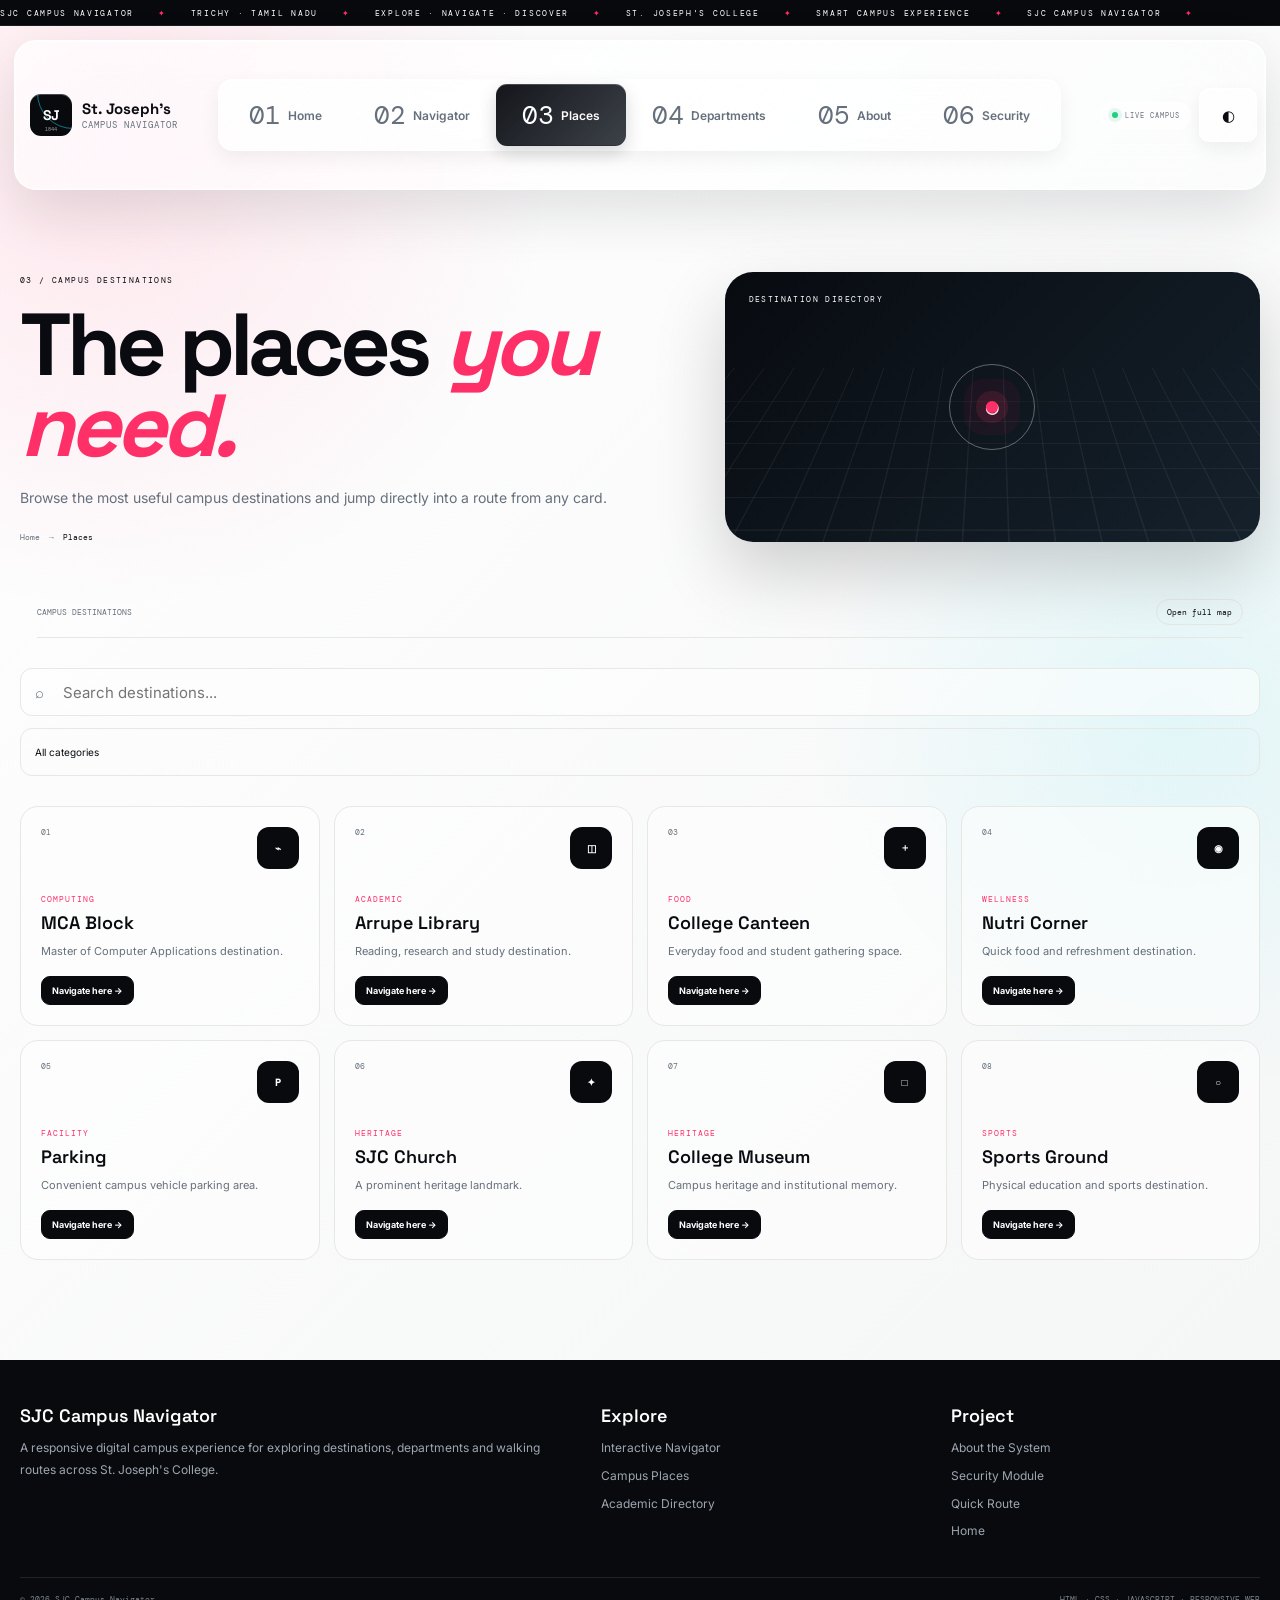
<file: places.html>
<!doctype html><html lang="en"><head><meta charset="UTF-8"><meta name="viewport" content="width=device-width,initial-scale=1.0"><meta name="description" content="SJC Campus Navigator — an interactive digital campus experience for St. Joseph's College, Tiruchirappalli."><link rel="preconnect" href="https://fonts.googleapis.com"><link rel="preconnect" href="https://fonts.gstatic.com" crossorigin><link href="https://fonts.googleapis.com/css2?family=DM+Mono:wght@400;500&family=Inter:wght@400;500;600;700;800&family=Space+Grotesk:wght@400;500;600;700&display=swap" rel="stylesheet"><link rel="stylesheet" href="style.css"><link rel="stylesheet" href="app.css"><title>SJC — Campus Places</title></head><body><div class="top-strip"><div class="strip-track"><span>SJC CAMPUS NAVIGATOR</span><i>✦</i><span>TRICHY · TAMIL NADU</span><i>✦</i><span>EXPLORE · NAVIGATE · DISCOVER</span><i>✦</i><span>ST. JOSEPH'S COLLEGE</span><i>✦</i><span>SMART CAMPUS EXPERIENCE</span><i>✦</i><span>SJC CAMPUS NAVIGATOR</span><i>✦</i></div></div>
<header class="site-header"><a href="index.html" class="brand"><div class="brand-mark"><span>SJ</span><small>1844</small></div><div class="brand-copy"><strong>St. Joseph's</strong><span>Campus Navigator</span></div></a>
<nav class="main-nav"><a href="index.html" data-page="index.html" class="">01 <span>Home</span></a><a href="navigator.html" data-page="navigator.html" class="">02 <span>Navigator</span></a><a href="places.html" data-page="places.html" class="active">03 <span>Places</span></a><a href="departments.html" data-page="departments.html" class="">04 <span>Departments</span></a><a href="about.html" data-page="about.html" class="">05 <span>About</span></a><a href="security.html" data-page="security.html">06 <span>Security</span></a></nav><div class="header-actions"><div class="live-status"><span></span>LIVE CAMPUS</div><button data-theme class="icon-button" aria-label="Toggle theme">◐</button><button class="icon-button mobile-toggle" aria-label="Open menu" aria-expanded="false">☰</button></div></header>
<main class="page-shell"><section class="page-hero"><div class="page-hero-grid"><div><span class="page-kicker">03 / CAMPUS DESTINATIONS</span><h1>The places <em>you need.</em></h1><p>Browse the most useful campus destinations and jump directly into a route from any card.</p><div class="breadcrumbs"><a href="index.html">Home</a><b>→</b><span>Places</span></div></div><div class="page-hero-art"><span class="art-label">DESTINATION DIRECTORY</span><div class="art-pin">◎</div></div></div></section>
<div class="utility-bar"><span>CAMPUS DESTINATIONS</span><div class="utility-actions"><a class="chip" href="navigator.html">Open full map</a></div></div>
<div class="directory-toolbar"><label class="search-field"><span>⌕</span><input id="placeSearch" placeholder="Search destinations..."></label><select id="placeFilter" class="filter-select"><option value="">All categories</option></select></div><section class="directory-grid" id="placesGrid"></section></main><footer class="app-footer"><div class="app-footer-inner"><div><h3>SJC Campus Navigator</h3><p>A responsive digital campus experience for exploring destinations, departments and walking routes across St. Joseph's College.</p></div><div><h3>Explore</h3><div class="app-footer-links"><a href="navigator.html">Interactive Navigator</a><a href="places.html">Campus Places</a><a href="departments.html">Academic Directory</a></div></div><div><h3>Project</h3><div class="app-footer-links"><a href="about.html">About the System</a><a href="security.html">Security Module</a><a href="navigator.html?to=library">Quick Route</a><a href="index.html">Home</a></div></div></div><div class="app-footer-bottom"><span>© <span data-year>2026</span> SJC Campus Navigator</span><span>HTML · CSS · JAVASCRIPT · RESPONSIVE WEB</span></div></footer><script src="app.js"></script><script src="data.js"></script><script src="places.js"></script></body></html>
</file>
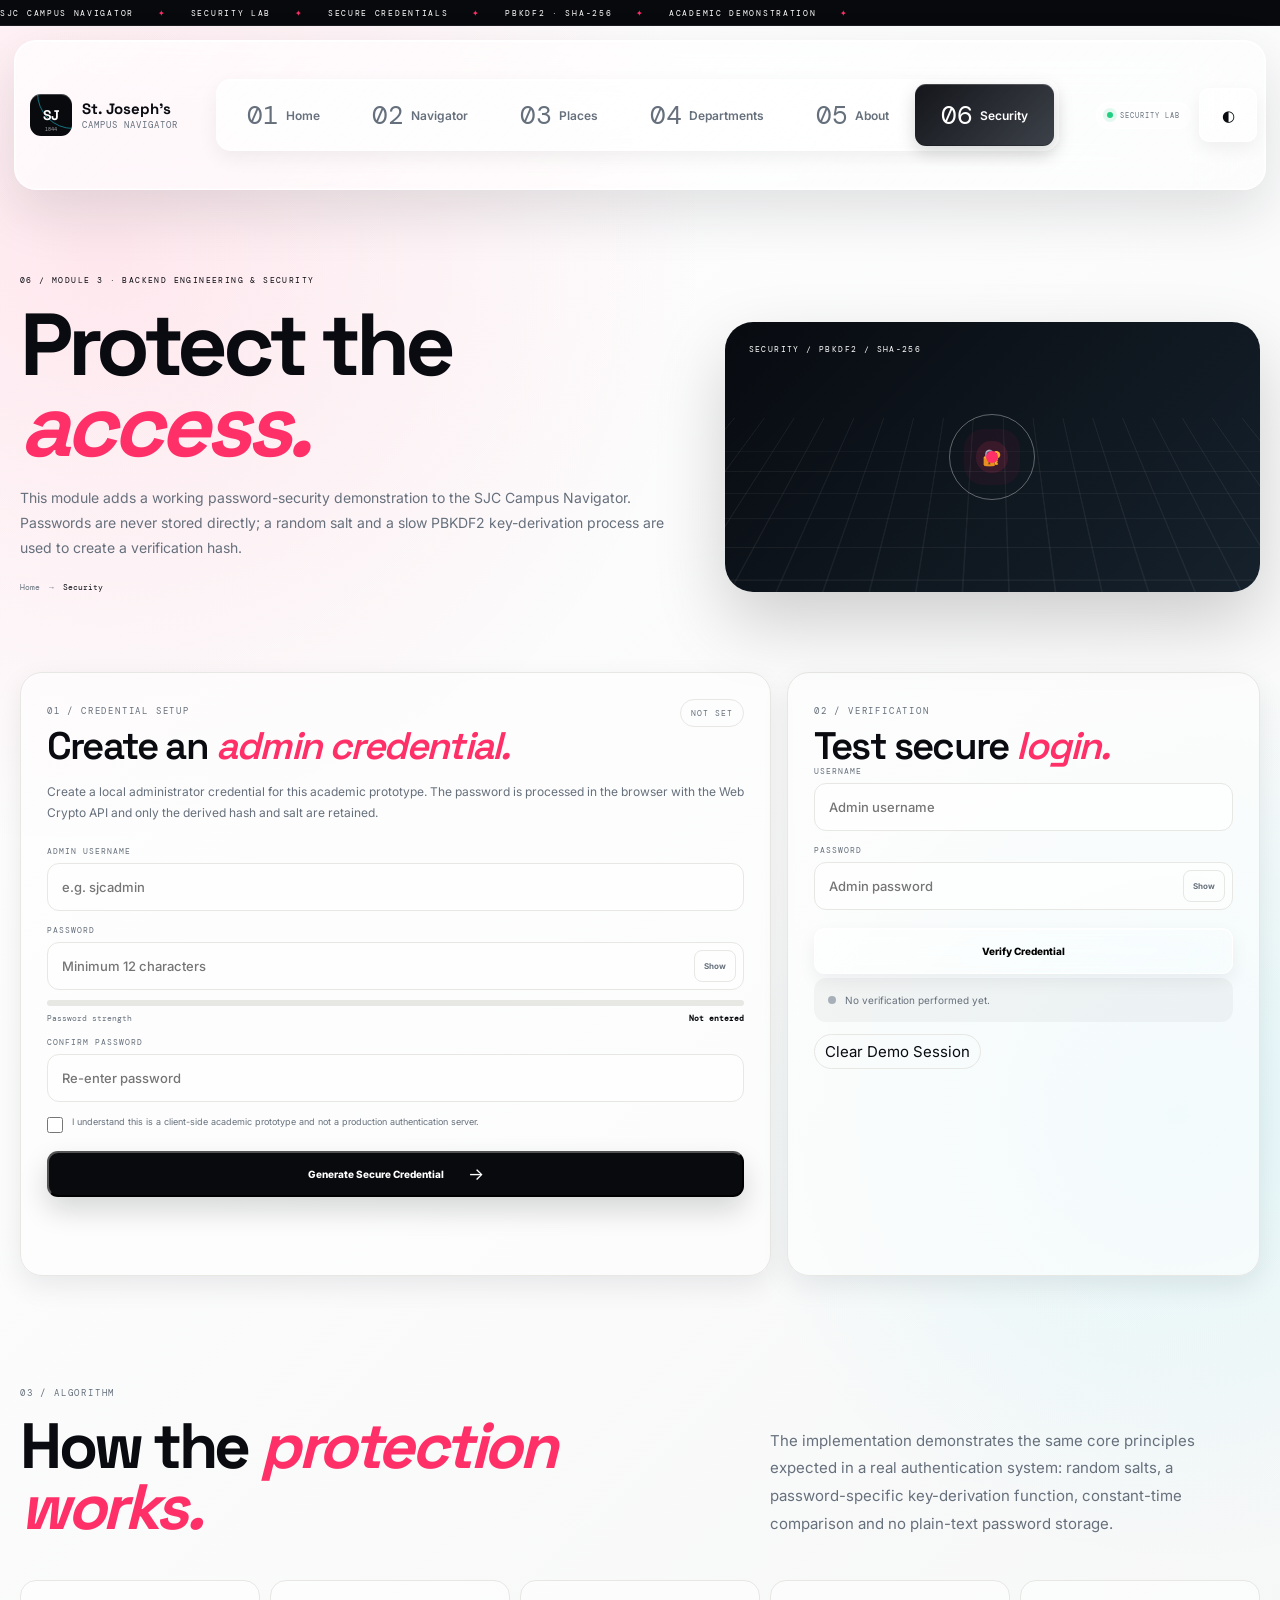
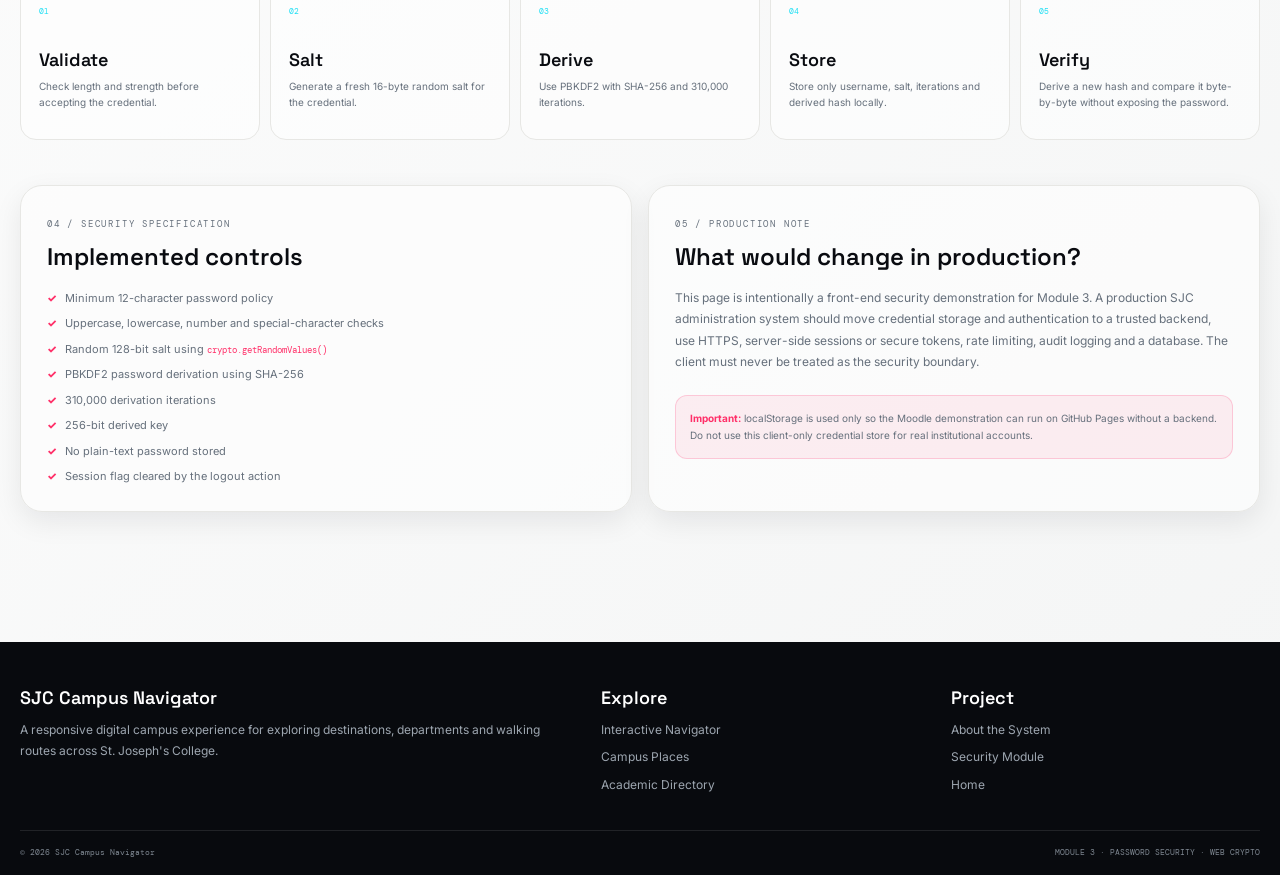
<file: security.html>
<!doctype html>
<html lang="en">
<head>
<meta charset="UTF-8">
<meta name="viewport" content="width=device-width,initial-scale=1.0">
<meta name="description" content="SJC Campus Navigator security module — password protection and secure credential demonstration.">
<link rel="preconnect" href="https://fonts.googleapis.com">
<link rel="preconnect" href="https://fonts.gstatic.com" crossorigin>
<link href="https://fonts.googleapis.com/css2?family=DM+Mono:wght@400;500&family=Inter:wght@400;500;600;700;800&family=Space+Grotesk:wght@400;500;600;700&display=swap" rel="stylesheet">
<link rel="stylesheet" href="style.css">
<link rel="stylesheet" href="app.css">
<title>SJC — Security Module</title>
</head>
<body>
<div class="top-strip"><div class="strip-track"><span>SJC CAMPUS NAVIGATOR</span><i>✦</i><span>SECURITY LAB</span><i>✦</i><span>SECURE CREDENTIALS</span><i>✦</i><span>PBKDF2 · SHA-256</span><i>✦</i><span>ACADEMIC DEMONSTRATION</span><i>✦</i></div></div>
<header class="site-header">
<a href="index.html" class="brand"><div class="brand-mark"><span>SJ</span><small>1844</small></div><div class="brand-copy"><strong>St. Joseph's</strong><span>Campus Navigator</span></div></a>
<nav class="main-nav">
<a href="index.html" data-page="index.html">01 <span>Home</span></a>
<a href="navigator.html" data-page="navigator.html">02 <span>Navigator</span></a>
<a href="places.html" data-page="places.html">03 <span>Places</span></a>
<a href="departments.html" data-page="departments.html">04 <span>Departments</span></a>
<a href="about.html" data-page="about.html">05 <span>About</span></a>
<a href="security.html" data-page="security.html">06 <span>Security</span></a>
</nav>
<div class="header-actions"><div class="live-status"><span></span>SECURITY LAB</div><button data-theme class="icon-button" aria-label="Toggle theme">◐</button><button class="icon-button mobile-toggle" aria-label="Open menu" aria-expanded="false">☰</button></div>
</header>

<main class="page-shell security-page">
<section class="page-hero"><div class="page-hero-grid"><div>
<span class="page-kicker">06 / MODULE 3 · BACKEND ENGINEERING & SECURITY</span>
<h1>Protect the <em>access.</em></h1>
<p>This module adds a working password-security demonstration to the SJC Campus Navigator. Passwords are never stored directly; a random salt and a slow PBKDF2 key-derivation process are used to create a verification hash.</p>
<div class="breadcrumbs"><a href="index.html">Home</a><b>→</b><span>Security</span></div>
</div><div class="page-hero-art"><span class="art-label">SECURITY / PBKDF2 / SHA-256</span><div class="art-pin">🔐</div></div></div></section>

<section class="security-grid">
<article class="security-card security-card-main">
<div class="security-card-head"><div><span class="section-label">01 / CREDENTIAL SETUP</span><h2>Create an <em>admin credential.</em></h2></div><span class="security-badge" id="credentialStatus">NOT SET</span></div>
<p class="security-intro">Create a local administrator credential for this academic prototype. The password is processed in the browser with the Web Crypto API and only the derived hash and salt are retained.</p>
<form id="setupForm" class="security-form" autocomplete="off">
<label>ADMIN USERNAME<input id="setupUsername" type="text" minlength="3" maxlength="40" placeholder="e.g. sjcadmin" required></label>
<label>PASSWORD<div class="password-wrap"><input id="setupPassword" type="password" minlength="12" maxlength="128" placeholder="Minimum 12 characters" required><button type="button" class="password-toggle" data-toggle-password="setupPassword">Show</button></div></label>
<div class="strength-track"><span id="strengthBar"></span></div><div class="strength-meta"><span>Password strength</span><strong id="strengthText">Not entered</strong></div>
<label>CONFIRM PASSWORD<input id="setupConfirm" type="password" minlength="12" maxlength="128" placeholder="Re-enter password" required></label>
<label class="check-row"><input id="setupConfirmPolicy" type="checkbox" required><span>I understand this is a client-side academic prototype and not a production authentication server.</span></label>
<button class="btn btn-primary security-submit" type="submit">Generate Secure Credential <b>→</b></button>
</form>
<div class="security-message" id="setupMessage" role="status" aria-live="polite"></div>
</article>

<article class="security-card">
<div class="security-card-head"><div><span class="section-label">02 / VERIFICATION</span><h2>Test secure <em>login.</em></h2></div></div>
<form id="loginForm" class="security-form" autocomplete="off">
<label>USERNAME<input id="loginUsername" type="text" placeholder="Admin username" required></label>
<label>PASSWORD<div class="password-wrap"><input id="loginPassword" type="password" placeholder="Admin password" required><button type="button" class="password-toggle" data-toggle-password="loginPassword">Show</button></div></label>
<button class="btn btn-outline security-submit" type="submit">Verify Credential</button>
</form>
<div class="login-result" id="loginResult"><span class="result-dot"></span><span id="loginResultText">No verification performed yet.</span></div>
<button id="logoutButton" class="chip security-logout" type="button">Clear Demo Session</button>
</article>
</section>

<section class="security-explainer">
<div class="section-heading-row"><div><span class="section-label">03 / ALGORITHM</span><h2>How the <em>protection works.</em></h2></div><p>The implementation demonstrates the same core principles expected in a real authentication system: random salts, a password-specific key-derivation function, constant-time comparison and no plain-text password storage.</p></div>
<div class="security-flow">
<div><span>01</span><strong>Validate</strong><p>Check length and strength before accepting the credential.</p></div>
<div><span>02</span><strong>Salt</strong><p>Generate a fresh 16-byte random salt for the credential.</p></div>
<div><span>03</span><strong>Derive</strong><p>Use PBKDF2 with SHA-256 and 310,000 iterations.</p></div>
<div><span>04</span><strong>Store</strong><p>Store only username, salt, iterations and derived hash locally.</p></div>
<div><span>05</span><strong>Verify</strong><p>Derive a new hash and compare it byte-by-byte without exposing the password.</p></div>
</div>
</section>

<section class="security-spec-grid">
<article class="security-card"><span class="section-label">04 / SECURITY SPECIFICATION</span><h3>Implemented controls</h3><ul class="security-list"><li>Minimum 12-character password policy</li><li>Uppercase, lowercase, number and special-character checks</li><li>Random 128-bit salt using <code>crypto.getRandomValues()</code></li><li>PBKDF2 password derivation using SHA-256</li><li>310,000 derivation iterations</li><li>256-bit derived key</li><li>No plain-text password stored</li><li>Session flag cleared by the logout action</li></ul></article>
<article class="security-card"><span class="section-label">05 / PRODUCTION NOTE</span><h3>What would change in production?</h3><p class="security-intro">This page is intentionally a front-end security demonstration for Module 3. A production SJC administration system should move credential storage and authentication to a trusted backend, use HTTPS, server-side sessions or secure tokens, rate limiting, audit logging and a database. The client must never be treated as the security boundary.</p><div class="warning-box"><strong>Important:</strong> localStorage is used only so the Moodle demonstration can run on GitHub Pages without a backend. Do not use this client-only credential store for real institutional accounts.</div></article>
</section>
</main>

<footer class="app-footer"><div class="app-footer-inner"><div><h3>SJC Campus Navigator</h3><p>A responsive digital campus experience for exploring destinations, departments and walking routes across St. Joseph's College.</p></div><div><h3>Explore</h3><div class="app-footer-links"><a href="navigator.html">Interactive Navigator</a><a href="places.html">Campus Places</a><a href="departments.html">Academic Directory</a></div></div><div><h3>Project</h3><div class="app-footer-links"><a href="about.html">About the System</a><a href="security.html">Security Module</a><a href="index.html">Home</a></div></div></div><div class="app-footer-bottom"><span>© <span data-year>2026</span> SJC Campus Navigator</span><span>MODULE 3 · PASSWORD SECURITY · WEB CRYPTO</span></div></footer>
<script src="app.js"></script><script src="security.js"></script>
</body></html>
</file>
<file: style.css>
/* =========================================================
   SJC CAMPUS NAVIGATOR
   REFERENCE-INSPIRED EDITORIAL PORTFOLIO UI

   DESIGN ONLY
   HTML / JAVASCRIPT BEHAVIOUR UNCHANGED
========================================================= */

:root{
  --ink:#090b10;
  --ink-2:#171a21;
  --muted:#66707c;

  --paper:#f8f8f6;
  --white:#fff;

  --pink:#ff2f68;
  --pink-soft:#ffd9e5;

  --cyan:#20dff4;
  --cyan-soft:#d9fbff;

  --line:#e7e7e4;

  --dark:#071018;
  --dark-card:#0d1720;

  --ease:cubic-bezier(.2,.8,.2,1);

  --shadow:
    0 20px 55px rgba(15,18,24,.10);

  --shadow-sm:
    0 10px 28px rgba(15,18,24,.08);

  --r:18px;
  --r-lg:26px;
  --r-xl:34px;
}


/* =========================================================
   RESET
========================================================= */

*{
  margin:0;
  padding:0;
  box-sizing:border-box;
}

html{
  scroll-behavior:smooth;
}

body{
  min-height:100vh;
  overflow-x:hidden;

  font-family:"Inter",Arial,sans-serif;
  color:var(--ink);

  background:
    radial-gradient(
      circle at 8% 10%,
      rgba(255,47,104,.11),
      transparent 24%
    ),
    radial-gradient(
      circle at 92% 45%,
      rgba(32,223,244,.10),
      transparent 25%
    ),
    linear-gradient(
      135deg,
      #ffffff,
      #f4f5f5
    );
}

body.dark{
  --ink:#f5f7fa;
  --ink-2:#ffffff;
  --muted:#9aa7b2;
  --line:rgba(255,255,255,.10);

  background:
    radial-gradient(
      circle at 8% 10%,
      rgba(255,47,104,.14),
      transparent 25%
    ),
    radial-gradient(
      circle at 90% 35%,
      rgba(32,223,244,.10),
      transparent 27%
    ),
    linear-gradient(
      135deg,
      #061018,
      #0a151e
    );
}

a{
  color:inherit;
  text-decoration:none;
}

button,
input,
select{
  font:inherit;
}


/* =========================================================
   AMBIENT BACKGROUND
========================================================= */

.ambient{
  position:fixed;

  width:360px;
  height:360px;

  border-radius:50%;

  filter:blur(110px);

  opacity:.15;

  pointer-events:none;

  z-index:-1;

  animation:
    floatOrb 12s ease-in-out infinite alternate;
}

.ambient-one{
  top:0;
  left:-180px;

  background:var(--pink);
}

.ambient-two{
  top:42%;
  right:-180px;

  background:var(--cyan);

  animation-delay:-4s;
}

.ambient-three{
  bottom:-220px;
  left:42%;

  background:#ff6eaa;

  animation-delay:-7s;
}

@keyframes floatOrb{

  to{
    transform:
      translate3d(30px,25px,0)
      scale(1.08);
  }

}


/* =========================================================
   TOP STRIP
========================================================= */

.top-strip{
  height:26px;

  overflow:hidden;

  background:#08090c;

  color:#fff;

  border-bottom:
    1px solid rgba(255,255,255,.08);
}

.strip-track{
  width:max-content;
  height:100%;

  display:flex;
  align-items:center;

  gap:24px;

  animation:
    stripMove 28s linear infinite;

  font-family:"DM Mono",monospace;

  font-size:8px;

  letter-spacing:1.7px;

  white-space:nowrap;
}

.strip-track i{
  color:var(--pink);
  font-style:normal;
}

@keyframes stripMove{

  from{
    transform:translateX(0);
  }

  to{
    transform:translateX(-50%);
  }

}


/* =========================================================
   HEADER
========================================================= */

.site-header{

  position:sticky;

  top:12px;

  z-index:100;

  width:min(
    1240px,
    calc(100% - 34px)
  );

  min-height:64px;

  margin:14px auto 0;

  padding:
    8px
    10px
    8px
    15px;

  display:flex;

  align-items:center;

  justify-content:space-between;

  gap:20px;

  border:
    1px solid rgba(0,0,0,.08);

  border-radius:16px;

  background:
    rgba(255,255,255,.84);

  backdrop-filter:
    blur(22px);

  -webkit-backdrop-filter:
    blur(22px);

  box-shadow:
    0 12px 35px
    rgba(10,12,16,.07);
}

body.dark .site-header{

  background:
    rgba(7,16,24,.86);

  border-color:
    rgba(255,255,255,.10);
}


/* =========================================================
   BRAND
========================================================= */

.brand{
  display:flex;
  align-items:center;

  gap:10px;
}

.brand-mark{

  width:42px;
  height:42px;

  display:grid;
  place-items:center;

  position:relative;

  overflow:hidden;

  border-radius:11px;

  background:#080a0e;

  color:#fff;

  box-shadow:
    inset 0 1px
    rgba(255,255,255,.25);
}

.brand-mark::after{

  content:"";

  position:absolute;

  width:70px;
  height:70px;

  border:
    1px solid
    rgba(32,223,244,.5);

  border-radius:50%;

  transform:
    translate(22px,-22px);
}

.brand-mark span{

  position:relative;

  z-index:1;

  font:
    700 14px
    "Space Grotesk",
    sans-serif;
}

.brand-mark small{

  position:absolute;

  bottom:3px;

  font:
    5px
    "DM Mono",
    monospace;

  opacity:.65;
}

.brand-copy strong{

  display:block;

  font:
    700 13px
    "Space Grotesk",
    sans-serif;
}

.brand-copy span{

  display:block;

  margin-top:1px;

  color:var(--muted);

  font:
    7px
    "DM Mono",
    monospace;

  letter-spacing:1px;

  text-transform:uppercase;
}


/* =========================================================
   NAVIGATION
========================================================= */

.main-nav{

  display:flex;

  align-items:center;

  gap:24px;
}

.main-nav a{

  position:relative;

  display:flex;

  align-items:center;

  gap:5px;

  color:var(--muted);

  font:
    8px
    "DM Mono",
    monospace;

  transition:
    .3s var(--ease);
}

.main-nav a span{

  font:
    600 10px
    Inter,
    sans-serif;
}

.main-nav a::after{

  content:"";

  position:absolute;

  left:0;
  right:0;

  bottom:-8px;

  height:2px;

  border-radius:9px;

  background:
    linear-gradient(
      90deg,
      var(--pink),
      var(--cyan)
    );

  transform:
    scaleX(0);

  transform-origin:left;

  transition:
    .3s var(--ease);
}

.main-nav a:hover,
.main-nav a.active{

  color:var(--ink);
}

.main-nav a:hover::after,
.main-nav a.active::after{

  transform:
    scaleX(1);
}


/* =========================================================
   HEADER ACTIONS
========================================================= */

.header-actions{

  display:flex;

  align-items:center;

  gap:8px;
}

.live-status{

  display:flex;

  align-items:center;

  gap:7px;

  padding:
    8px
    10px;

  border:
    1px solid
    var(--line);

  border-radius:50px;

  color:var(--muted);

  font:
    7px
    "DM Mono",
    monospace;

  letter-spacing:1px;
}

.live-status span{

  width:6px;
  height:6px;

  border-radius:50%;

  background:#21cf83;

  box-shadow:
    0 0 0 4px
    rgba(33,207,131,.12);

  animation:
    pulseDot 2s infinite;
}

@keyframes pulseDot{

  50%{

    box-shadow:
      0 0 0 8px
      rgba(33,207,131,0);
  }

}

.icon-button{

  width:36px;
  height:36px;

  border:
    1px solid
    var(--line);

  border-radius:10px;

  background:transparent;

  color:var(--ink);

  cursor:pointer;

  transition:
    .3s var(--ease);
}

.icon-button:hover{

  transform:
    rotate(20deg);

  border-color:
    var(--pink);
}


/* =========================================================
   HERO
========================================================= */

.hero{

  width:min(
    1240px,
    calc(100% - 34px)
  );

  margin:
    58px auto 0;
}

.hero-grid{

  min-height:620px;

  display:grid;

  grid-template-columns:
    .88fr
    1.12fr;

  align-items:center;

  gap:46px;
}

.hero-copy{

  animation:
    revealUp
    .8s
    var(--ease)
    both;
}

@keyframes revealUp{

  from{

    opacity:0;

    transform:
      translateY(28px);
  }

  to{

    opacity:1;

    transform:none;
  }

}

.hero-index{

  margin-bottom:22px;

  color:var(--muted);

  font:
    8px
    "DM Mono",
    monospace;

  letter-spacing:2px;
}

.hero-eyebrow{

  width:max-content;

  display:flex;

  align-items:center;

  gap:8px;

  padding:
    7px
    11px;

  border:
    1px solid
    var(--line);

  border-radius:50px;

  color:var(--pink);

  background:
    rgba(255,255,255,.55);

  font:
    8px
    "DM Mono",
    monospace;

  letter-spacing:1px;
}

body.dark .hero-eyebrow{

  background:
    rgba(255,255,255,.04);
}

.pulse{

  width:6px;
  height:6px;

  border-radius:50%;

  background:var(--pink);

  box-shadow:
    0 0 0 5px
    rgba(255,47,104,.10);
}

.hero h1{

  margin-top:25px;

  font:
    700
    clamp(58px,7vw,96px)
    /.86
    "Space Grotesk",
    sans-serif;

  letter-spacing:-6px;
}

.hero h1 span{

  display:block;

  color:var(--pink);

  font-style:italic;
}

.hero h1 small{

  display:block;

  margin-top:14px;

  color:var(--muted);

  font:
    500
    clamp(16px,1.8vw,22px)
    /1.2
    Inter,
    sans-serif;

  letter-spacing:-.8px;
}

.hero-description{

  max-width:560px;

  margin-top:28px;

  color:var(--muted);

  font-size:13px;

  line-height:1.8;
}


/* =========================================================
   HERO BUTTONS
========================================================= */

.hero-buttons{

  display:flex;

  gap:9px;

  margin-top:28px;
}

.btn{

  min-height:46px;

  display:inline-flex;

  align-items:center;

  justify-content:center;

  gap:24px;

  padding:
    0
    17px;

  border-radius:11px;

  font-size:10px;

  font-weight:800;

  transition:
    .35s var(--ease);
}

.btn-primary{

  color:#fff;

  background:#080a0e;

  box-shadow:
    0 13px 28px
    rgba(8,10,14,.16);
}

.btn-primary b{

  font-size:17px;

  font-weight:400;
}

.btn-primary:hover{

  transform:
    translateY(-4px);

  box-shadow:
    0 20px 36px
    rgba(8,10,14,.22);
}

.btn-outline{

  border:
    1px solid
    var(--line);

  background:
    rgba(255,255,255,.45);
}

.btn-outline:hover{

  transform:
    translateY(-4px);

  border-color:
    var(--pink);

  color:var(--pink);
}


/* =========================================================
   HERO META
========================================================= */

.hero-meta{

  display:grid;

  grid-template-columns:
    repeat(4,1fr);

  max-width:560px;

  margin-top:48px;

  border-top:
    1px solid
    var(--line);
}

.hero-meta div{

  padding:
    16px
    12px
    0
    0;

  border-right:
    1px solid
    var(--line);
}

.hero-meta div:not(:first-child){

  padding-left:14px;
}

.hero-meta div:last-child{

  border-right:0;
}

.hero-meta strong{

  display:block;

  font:
    700 21px
    "Space Grotesk",
    sans-serif;
}

.hero-meta span{

  display:block;

  margin-top:4px;

  color:var(--muted);

  font:
    7px
    "DM Mono",
    monospace;

  text-transform:uppercase;

  letter-spacing:.8px;
}


/* =========================================================
   HERO ART
========================================================= */

.hero-art{

  position:relative;

  min-height:570px;
}

.art-frame{

  position:absolute;

  inset:
    10px
    0
    20px
    20px;

  overflow:hidden;

  border-radius:30px;

  border:
    1px solid
    rgba(255,255,255,.7);

  background:

    radial-gradient(
      circle at 80% 18%,
      rgba(32,223,244,.32),
      transparent 25%
    ),

    radial-gradient(
      circle at 18% 80%,
      rgba(255,47,104,.28),
      transparent 28%
    ),

    linear-gradient(
      145deg,
      #090b10,
      #141922 55%,
      #090b10
    );

  box-shadow:
    0 35px 80px
    rgba(9,11,16,.22);
}

.art-grid{

  position:absolute;

  inset:0;

  background-image:

    linear-gradient(
      rgba(255,255,255,.045)
      1px,
      transparent 1px
    ),

    linear-gradient(
      90deg,
      rgba(255,255,255,.045)
      1px,
      transparent 1px
    );

  background-size:
    42px
    42px;

  mask-image:
    linear-gradient(
      to bottom right,
      #000,
      transparent
    );
}

.art-topline{

  position:absolute;

  top:20px;

  left:23px;
  right:23px;

  display:flex;

  justify-content:space-between;

  color:
    rgba(255,255,255,.55);

  font:
    7px
    "DM Mono",
    monospace;

  letter-spacing:1.4px;
}

.art-coordinate{

  position:absolute;

  right:23px;

  top:70px;

  color:
    rgba(255,255,255,.32);

  font:
    7px/1.7
    "DM Mono",
    monospace;

  text-align:right;
}


/* =========================================================
   HERO ORBITS
========================================================= */

.art-orbit{

  position:absolute;

  border:
    1px solid
    rgba(32,223,244,.17);

  border-radius:50%;
}

.orbit-a{

  width:460px;
  height:460px;

  left:55px;
  top:70px;
}

.orbit-b{

  width:320px;
  height:320px;

  left:125px;
  top:140px;
}


/* =========================================================
   HERO CENTRAL BLOCK
========================================================= */

.art-building{

  position:absolute;

  left:50%;
  top:50%;

  width:165px;
  height:165px;

  display:flex;

  flex-direction:column;

  align-items:center;

  justify-content:center;

  transform:
    translate(-50%,-50%);

  border:
    1px solid
    rgba(255,255,255,.25);

  border-radius:24px;

  background:
    linear-gradient(
      145deg,
      rgba(255,255,255,.13),
      rgba(255,255,255,.04)
    );

  box-shadow:
    inset 0 1px
    rgba(255,255,255,.25),

    0 25px 60px
    rgba(0,0,0,.22);

  backdrop-filter:
    blur(15px);

  color:#fff;
}

.art-building span{

  font:
    700 34px
    "Space Grotesk",
    sans-serif;

  letter-spacing:-2px;
}

.art-building small{

  margin-top:3px;

  color:
    rgba(255,255,255,.55);

  font:
    7px
    "DM Mono",
    monospace;

  letter-spacing:2px;
}


/* =========================================================
   HERO ROUTE
========================================================= */

.art-route{

  position:absolute;

  inset:0;

  pointer-events:none;
}

.art-route svg{

  width:100%;
  height:100%;

  overflow:visible;
}

.art-route path{

  fill:none;

  stroke:var(--pink);

  stroke-width:2;

  stroke-dasharray:
    7
    10;

  filter:
    drop-shadow(
      0 0 6px
      rgba(255,47,104,.4)
    );
}

.route-traveller{

  position:absolute;

  left:51%;
  top:44%;

  width:9px;
  height:9px;

  border-radius:50%;

  background:var(--cyan);

  box-shadow:

    0 0 0 6px
    rgba(32,223,244,.12),

    0 0 22px
    rgba(32,223,244,.75);

  animation:
    traveller 5s
    ease-in-out
    infinite;
}

@keyframes traveller{

  0%,100%{
    transform:
      translate(-35px,25px);
  }

  50%{
    transform:
      translate(35px,-20px);
  }

}


/* =========================================================
   HERO NODES
========================================================= */

.art-node{

  position:absolute;

  display:flex;

  align-items:center;

  gap:7px;

  color:
    rgba(255,255,255,.75);

  font:
    7px
    "DM Mono",
    monospace;

  letter-spacing:1px;
}

.art-node span{

  width:7px;
  height:7px;

  border-radius:50%;

  background:var(--cyan);

  box-shadow:
    0 0 0 5px
    rgba(32,223,244,.10);
}

.node-one{
  left:11%;
  top:38%;
}

.node-two{
  left:38%;
  top:22%;
}

.node-three{
  right:11%;
  bottom:31%;
}


/* =========================================================
   HERO CAPTION
========================================================= */

.art-caption{

  position:absolute;

  left:24px;
  bottom:22px;

  display:flex;

  align-items:end;

  gap:18px;

  color:#fff;
}

.art-caption span{

  font:
    7px
    "DM Mono",
    monospace;

  color:
    rgba(255,255,255,.5);
}

.art-caption strong{

  font:
    700 22px/1
    "Space Grotesk",
    sans-serif;

  letter-spacing:-1px;
}


/* =========================================================
   FLOATING LABELS
========================================================= */

.floating-label{

  position:absolute;

  padding:
    9px
    11px;

  border:
    1px solid
    var(--line);

  border-radius:10px;

  background:
    rgba(255,255,255,.9);

  box-shadow:
    var(--shadow-sm);

  font:
    8px
    "DM Mono",
    monospace;

  color:var(--ink);

  backdrop-filter:
    blur(12px);
}

.floating-label span{

  margin-right:7px;

  color:var(--pink);

  font-weight:700;
}

.label-one{
  left:0;
  top:20%;
}

.label-two{
  right:-8px;
  bottom:19%;
}


/* =========================================================
   MARQUEES
========================================================= */

.hero-marquee,
.footer-marquee{

  overflow:hidden;

  border-top:
    1px solid
    var(--line);

  border-bottom:
    1px solid
    var(--line);
}

.hero-marquee div,
.footer-marquee div{

  width:max-content;

  display:flex;

  align-items:center;

  gap:30px;

  padding:
    12px 0;

  animation:
    marquee
    25s
    linear
    infinite;

  font:
    700 8px
    "DM Mono",
    monospace;

  letter-spacing:2px;
}

.hero-marquee b,
.footer-marquee b{

  color:var(--pink);
}

@keyframes marquee{

  to{
    transform:
      translateX(-50%);
  }

}


/* =========================================================
   COMMON SECTIONS
========================================================= */

.intro-section,
.navigator-section,
.places-section,
.departments-section,
.life-section,
.about-section{

  width:min(
    1240px,
    calc(100% - 34px)
  );

  margin:0 auto;
}

.intro-section{

  display:grid;

  grid-template-columns:
    70px
    1fr
    1fr;

  gap:30px;

  padding:
    110px
    0
    85px;
}

.section-number{

  font:
    10px
    "DM Mono",
    monospace;

  color:var(--pink);
}

.section-label{

  color:var(--muted);

  font:
    8px
    "DM Mono",
    monospace;

  letter-spacing:1.8px;
}

.intro-content h2,
.section-heading-row h2,
.department-heading h2,
.life-intro h2{

  margin-top:16px;

  font:
    700
    clamp(40px,5vw,64px)
    /.95
    "Space Grotesk",
    sans-serif;

  letter-spacing:-3.5px;
}

.intro-content h2 em,
.section-heading-row h2 em,
.department-heading h2 em,
.life-intro h2 em,
.about-content h2 em{

  color:var(--pink);

  font-style:italic;
}

.intro-content p{

  max-width:500px;

  margin-top:28px;

  color:var(--muted);

  font-size:13px;

  line-height:1.8;
}

.intro-stats{

  display:grid;

  grid-template-columns:
    repeat(2,1fr);

  align-self:end;
}

.intro-stat{

  padding:24px;

  border-top:
    1px solid
    var(--line);

  transition:
    .3s var(--ease);
}

.intro-stat:hover{

  background:
    rgba(255,255,255,.55);

  transform:
    translateY(-3px);
}

.intro-stat strong{

  display:block;

  font:
    700 30px
    "Space Grotesk",
    sans-serif;
}

.intro-stat span{

  display:block;

  margin-top:4px;

  color:var(--muted);

  font:
    8px
    "DM Mono",
    monospace;

  text-transform:uppercase;
}


/* =========================================================
   SECTION HEADINGS
========================================================= */

.navigator-section,
.places-section,
.departments-section,
.life-section{

  padding:
    100px
    0;
}

.section-heading-row{

  display:grid;

  grid-template-columns:
    1fr
    .7fr;

  gap:50px;

  align-items:end;

  margin-bottom:42px;
}

.section-heading-row p{

  max-width:430px;

  color:var(--muted);

  font-size:12px;

  line-height:1.8;
}


/* =========================================================
   NAVIGATOR
========================================================= */

.navigator-shell{

  display:grid;

  grid-template-columns:
    340px
    1fr;

  gap:16px;
}

.route-panel,
.map-panel{

  border:
    1px solid
    var(--line);

  border-radius:
    var(--r-lg);

  background:
    rgba(255,255,255,.72);

  box-shadow:
    var(--shadow-sm);

  overflow:hidden;
}

body.dark .route-panel,
body.dark .map-panel{

  background:
    rgba(255,255,255,.035);
}

.route-panel{

  padding:24px;
}

.route-panel::before{

  content:"";

  display:block;

  width:80px;

  height:3px;

  margin-bottom:22px;

  background:
    linear-gradient(
      90deg,
      var(--pink),
      var(--cyan)
    );

  border-radius:9px;
}

.panel-top{

  display:flex;

  justify-content:space-between;

  align-items:start;
}

.panel-top span{

  color:var(--muted);

  font:
    7px
    "DM Mono",
    monospace;

  letter-spacing:1.4px;
}

.panel-top h3{

  margin-top:8px;

  font:
    700 29px
    "Space Grotesk",
    sans-serif;

  letter-spacing:-1.5px;
}

.route-number{

  font:
    9px
    "DM Mono",
    monospace;

  color:var(--pink);
}


/* =========================================================
   ROUTE FORM
========================================================= */

.route-form{

  margin-top:26px;
}

.location-field label{

  display:block;

  margin-bottom:7px;

  color:var(--muted);

  font:
    7px
    "DM Mono",
    monospace;

  letter-spacing:1px;
}

.select-box{

  position:relative;

  display:flex;

  align-items:center;

  border:
    1px solid
    var(--line);

  border-radius:11px;

  background:
    rgba(255,255,255,.6);

  transition:.25s;
}

.select-box:focus-within{

  border-color:
    var(--pink);

  box-shadow:
    0 0 0 4px
    rgba(255,47,104,.07);
}

select{

  width:100%;

  min-height:45px;

  padding:
    0
    12px
    0
    35px;

  border:0;

  outline:0;

  background:transparent;

  color:var(--ink);

  appearance:none;

  font-size:10px;
}

select option{

  background:#fff;

  color:#111;
}

body.dark select option{

  background:#0d1720;

  color:#fff;
}

.start-pin,
.destination-pin{

  position:absolute;

  left:13px;

  width:9px;
  height:9px;

  border-radius:50%;

  border:
    2px solid
    var(--pink);
}

.destination-pin{

  border-color:
    var(--cyan);
}

.swap-button{

  width:31px;

  height:31px;

  margin:
    8px auto;

  display:block;

  border:
    1px solid
    var(--line);

  border-radius:50%;

  background:var(--paper);

  color:var(--ink);

  cursor:pointer;

  transition:.25s;
}

body.dark .swap-button{

  background:#111c25;
}

.swap-button:hover{

  transform:
    rotate(180deg);

  border-color:
    var(--pink);
}

.route-button{

  width:100%;

  min-height:47px;

  margin-top:17px;

  border:0;

  border-radius:11px;

  background:#080a0e;

  color:#fff;

  display:flex;

  align-items:center;

  justify-content:space-between;

  padding:
    0
    15px;

  font-size:10px;

  font-weight:800;

  cursor:pointer;

  transition:
    .3s var(--ease);
}

.route-button b{

  font-size:18px;

  font-weight:400;
}

.route-button:hover{

  transform:
    translateY(-3px);

  background:
    linear-gradient(
      90deg,
      var(--pink),
      #ff4e7d
    );
}


/* =========================================================
   ROUTE RESULT
========================================================= */

.route-result{

  margin-top:18px;

  padding:17px;

  border:
    1px solid
    var(--line);

  border-radius:13px;

  background:
    rgba(255,255,255,.45);
}

.result-heading{

  display:flex;

  justify-content:space-between;

  color:var(--muted);

  font:
    7px
    "DM Mono",
    monospace;
}

.result-heading strong{

  color:#21ad71;
}

.result-metrics{

  display:grid;

  grid-template-columns:
    1fr
    1fr;

  margin-top:17px;
}

.result-metrics div{

  padding-right:12px;
}

.result-metrics div:first-child{

  border-right:
    1px solid
    var(--line);
}

.result-metrics div:last-child{

  padding-left:12px;
}

.result-metrics strong{

  display:block;

  font:
    700 22px
    "Space Grotesk",
    sans-serif;
}

.result-metrics span{

  display:block;

  margin-top:3px;

  color:var(--muted);

  font:
    7px
    "DM Mono",
    monospace;
}

.route-result p{

  margin-top:15px;

  color:var(--muted);

  font-size:9px;

  line-height:1.6;
}

.reset-button{

  width:100%;

  margin-top:10px;

  padding:10px;

  border:
    1px solid
    var(--line);

  border-radius:10px;

  background:transparent;

  color:var(--muted);

  font-size:9px;

  cursor:pointer;
}

.reset-button:hover{

  border-color:
    var(--pink);

  color:var(--pink);
}

.route-tip{

  margin-top:15px;

  padding-top:15px;

  border-top:
    1px solid
    var(--line);

  color:var(--muted);

  font-size:8px;

  line-height:1.6;
}

.route-tip span{

  display:block;

  margin-bottom:4px;

  color:var(--cyan);

  font:
    700 7px
    "DM Mono",
    monospace;
}


/* =========================================================
   MAP
========================================================= */

.map-panel{

  padding:12px;
}

.map-header{

  min-height:42px;

  display:flex;

  align-items:center;

  justify-content:space-between;

  padding:
    0
    8px
    8px;
}

.map-live{

  display:flex;

  align-items:center;

  gap:7px;

  color:var(--muted);

  font:
    7px
    "DM Mono",
    monospace;

  letter-spacing:1px;
}

.map-live span{

  width:6px;
  height:6px;

  border-radius:50%;

  background:#21cf83;

  box-shadow:
    0 0 0 4px
    rgba(33,207,131,.12);
}

.map-header-right{

  display:flex;

  align-items:center;

  gap:10px;
}

.map-header-right > span{

  color:var(--muted);

  font:
    7px
    "DM Mono",
    monospace;
}

.map-controls{

  display:flex;

  gap:4px;
}

.map-controls button{

  width:29px;
  height:29px;

  border:
    1px solid
    var(--line);

  border-radius:8px;

  background:transparent;

  color:var(--ink);

  cursor:pointer;
}

.map-controls button:hover{

  border-color:
    var(--pink);

  color:var(--pink);
}

.map-wrapper{

  position:relative;

  min-height:570px;

  overflow:hidden;

  border-radius:18px;

  cursor:grab;

  background:#eef2f3;
}

.map-wrapper:active{

  cursor:grabbing;
}

#campusMap{

  width:100%;

  height:570px;

  display:block;
}


/* =========================================================
   MAP GRAPHICS
========================================================= */

.map-grid path{

  stroke:#c9d0d4;

  stroke-width:1;

  stroke-dasharray:
    3
    7;
}

.green-zone{

  fill:#dff3e8;

  opacity:.85;
}

.roads path{

  fill:none;

  stroke:#fff;

  stroke-width:38;

  stroke-linecap:round;

  filter:
    drop-shadow(
      0 4px 5px
      rgba(0,0,0,.08)
    );
}

.road-label{

  fill:#9ba5ad;

  font:
    12px
    "DM Mono",
    monospace;

  letter-spacing:1px;
}


/* =========================================================
   MAP LOCATIONS
========================================================= */

.map-location{

  cursor:pointer;

  transition:
    transform .2s;
}

.map-location rect{

  fill:#fff;

  stroke:#dce1e4;

  stroke-width:2;

  filter:url(#mapShadow);

  transition:.25s;
}

.map-location:hover rect,
.map-location.active rect{

  fill:#fff0f4;

  stroke:var(--pink);

  stroke-width:3;
}

.heritage-location rect{

  fill:#fff5f8;
}

.accent-location rect{

  fill:#effcff;
}

.facility-location rect{

  fill:#f6f7f8;
}

.building-title{

  fill:#111;

  font:
    700 13px
    Inter,
    sans-serif;

  text-anchor:middle;
}

.building-subtitle{

  fill:#79838d;

  font:
    9px
    "DM Mono",
    monospace;

  text-anchor:middle;
}


/* =========================================================
   ROUTE GRAPHICS
========================================================= */

#routeLayer{

  pointer-events:none;
}

.route-path{

  fill:none;

  stroke:var(--pink);

  stroke-width:8;

  stroke-linecap:round;

  stroke-linejoin:round;

  filter:
    drop-shadow(
      0 3px 5px
      rgba(255,47,104,.28)
    );

  stroke-dasharray:
    12
    12;

  animation:
    dashRoute
    1.5s
    linear
    infinite;
}

@keyframes dashRoute{

  to{
    stroke-dashoffset:-24;
  }

}

.route-stop{

  fill:#fff;

  stroke:var(--pink);

  stroke-width:4;
}

.route-travel-dot{

  fill:var(--cyan);

  filter:
    drop-shadow(
      0 0 6px
      rgba(32,223,244,.7)
    );
}


/* =========================================================
   COMPASS
========================================================= */

.map-compass circle{

  fill:
    rgba(255,255,255,.9);

  stroke:#ddd;
}

.map-compass text{

  fill:#222;

  font:
    700 12px
    Inter,
    sans-serif;
}

.map-compass path{

  stroke:#222;
}


/* =========================================================
   MAP FOOTER
========================================================= */

.map-bottom{

  display:flex;

  align-items:center;

  justify-content:space-between;

  padding:
    9px
    5px
    2px;
}

.map-legend{

  display:flex;

  gap:12px;

  flex-wrap:wrap;
}

.map-legend span{

  display:flex;

  align-items:center;

  gap:5px;

  color:var(--muted);

  font:
    7px
    "DM Mono",
    monospace;
}

.map-legend i{

  width:7px;
  height:7px;

  border-radius:50%;

  display:block;
}

.legend-academic{
  background:var(--cyan);
}

.legend-heritage{
  background:var(--pink);
}

.legend-facility{
  background:#9ca7b0;
}

.legend-gate{
  background:#111;
}

.map-coordinates{

  color:var(--muted);

  font:
    7px
    "DM Mono",
    monospace;
}


/* =========================================================
   PLACES
========================================================= */

.place-grid{

  display:grid;

  grid-template-columns:
    repeat(4,1fr);

  gap:12px;
}

.place-card{

  position:relative;

  min-height:230px;

  padding:20px;

  border:
    1px solid
    var(--line);

  border-radius:16px;

  background:
    rgba(255,255,255,.75);

  overflow:hidden;

  cursor:pointer;

  transition:
    .35s var(--ease);
}

body.dark .place-card{

  background:
    rgba(255,255,255,.035);
}

.place-card::before{

  content:"";

  position:absolute;

  left:0;
  top:0;

  width:100%;

  height:4px;

  background:
    linear-gradient(
      90deg,
      var(--pink),
      var(--cyan)
    );

  transform:
    scaleX(0);

  transform-origin:left;

  transition:.35s;
}

.place-card:hover{

  transform:
    translateY(-7px);

  box-shadow:
    var(--shadow);
}

.place-card:hover::before{

  transform:
    scaleX(1);
}

.place-index{

  position:absolute;

  right:17px;
  top:17px;

  color:#aab2b8;

  font:
    8px
    "DM Mono",
    monospace;
}

.place-icon{

  width:44px;
  height:44px;

  display:grid;

  place-items:center;

  margin-bottom:38px;

  border-radius:12px;

  background:
    linear-gradient(
      145deg,
      #080a0e,
      #2b3037
    );

  color:#fff;

  font:
    700 15px
    "Space Grotesk",
    sans-serif;
}

.place-card > span{

  color:var(--pink);

  font:
    7px
    "DM Mono",
    monospace;

  letter-spacing:1px;
}

.place-card h3{

  margin-top:7px;

  font:
    700 20px
    "Space Grotesk",
    sans-serif;

  letter-spacing:-.7px;
}

.place-card p{

  margin-top:8px;

  color:var(--muted);

  font-size:10px;

  line-height:1.6;
}


/* =========================================================
   DEPARTMENTS
========================================================= */

.departments-section{

  border-top:
    1px solid
    var(--line);
}

.department-heading{

  display:grid;

  grid-template-columns:
    1fr
    300px;

  gap:40px;

  align-items:end;
}

.department-heading h2{

  margin-top:14px;
}

.department-search{

  display:flex;

  align-items:center;

  gap:10px;

  padding:
    0
    13px;

  border:
    1px solid
    var(--line);

  border-radius:11px;

  background:
    rgba(255,255,255,.65);
}

.department-search span{

  color:var(--pink);

  font:
    10px
    "DM Mono",
    monospace;
}

.department-search input{

  width:100%;

  height:44px;

  border:0;

  outline:0;

  background:transparent;

  color:var(--ink);

  font-size:10px;
}

.department-search input::placeholder{

  color:#9ba4ab;
}

.department-grid{

  display:grid;

  grid-template-columns:
    repeat(4,1fr);

  gap:10px;

  margin-top:34px;
}

.department-card{

  min-height:125px;

  padding:17px;

  border:
    1px solid
    var(--line);

  border-radius:13px;

  background:
    rgba(255,255,255,.68);

  transition:
    .3s var(--ease);
}

body.dark .department-card{

  background:
    rgba(255,255,255,.035);
}

.department-card:hover{

  transform:
    translateY(-4px);

  border-color:
    rgba(255,47,104,.4);

  box-shadow:
    var(--shadow-sm);
}

.department-card small{

  color:var(--pink);

  font:
    8px
    "DM Mono",
    monospace;
}

.department-card h3{

  margin-top:13px;

  font:
    700 15px
    "Space Grotesk",
    sans-serif;
}

.department-card p{

  margin-top:5px;

  color:var(--muted);

  font-size:9px;

  line-height:1.5;
}


/* =========================================================
   CAMPUS LIFE
========================================================= */

.life-grid{

  display:grid;

  grid-template-columns:
    repeat(4,1fr);

  gap:12px;

  margin-top:38px;
}

.life-card{

  min-height:260px;

  padding:23px;

  border:
    1px solid
    var(--line);

  border-radius:17px;

  background:
    rgba(255,255,255,.7);

  transition:
    .35s var(--ease);

  position:relative;

  overflow:hidden;
}

body.dark .life-card{

  background:
    rgba(255,255,255,.035);
}

.life-card:hover{

  transform:
    translateY(-6px);

  box-shadow:
    var(--shadow);
}

.life-card.large{

  grid-column:
    span 2;
}

.life-card.wide{

  grid-column:
    span 2;
}

.life-card.dark{

  background:#080b10;

  color:#fff;

  border-color:#080b10;
}

.life-number{

  font:
    8px
    "DM Mono",
    monospace;

  color:var(--pink);
}

.life-symbol{

  position:absolute;

  right:22px;
  top:18px;

  font-size:30px;

  color:var(--cyan);
}

.life-card.dark .life-symbol{

  color:var(--cyan);
}

.life-card > span{

  display:block;

  margin-top:65px;

  color:var(--muted);

  font:
    7px
    "DM Mono",
    monospace;

  letter-spacing:1.5px;
}

.life-card.dark > span{

  color:
    rgba(255,255,255,.5);
}

.life-card h3{

  margin-top:8px;

  font:
    700 25px
    "Space Grotesk",
    sans-serif;

  letter-spacing:-1px;
}

.life-card p{

  max-width:400px;

  margin-top:9px;

  color:var(--muted);

  font-size:10px;

  line-height:1.7;
}

.life-card.dark p{

  color:
    rgba(255,255,255,.58);
}


/* =========================================================
   ABOUT
========================================================= */

.about-section{

  display:grid;

  grid-template-columns:
    .8fr
    1.2fr;

  gap:70px;

  align-items:center;

  padding:
    110px
    0
    120px;

  border-top:
    1px solid
    var(--line);
}

.about-visual{

  position:relative;

  min-height:330px;

  display:grid;

  place-items:center;
}

.about-circle{

  width:250px;
  height:250px;

  border-radius:50%;

  display:flex;

  flex-direction:column;

  align-items:center;

  justify-content:center;

  background:

    radial-gradient(
      circle at 35% 30%,
      #ffedf2,
      #ffd1df 55%,
      #bff7fc
    );

  box-shadow:
    0 25px 70px
    rgba(255,47,104,.18);
}

.about-circle span{

  font:
    700 65px
    "Space Grotesk",
    sans-serif;

  letter-spacing:-5px;
}

.about-circle small{

  margin-top:4px;

  font:
    8px
    "DM Mono",
    monospace;

  letter-spacing:2px;
}

.about-line{

  position:absolute;

  height:1px;

  background:var(--line);

  width:110px;
}

.line-a{

  left:0;
  top:42%;
}

.line-b{

  right:0;
  bottom:38%;
}

.about-content h2{

  margin-top:15px;

  font:
    700
    clamp(40px,5vw,62px)
    /.95
    "Space Grotesk",
    sans-serif;

  letter-spacing:-3px;
}

.about-content > p{

  max-width:600px;

  margin-top:25px;

  color:var(--muted);

  font-size:12px;

  line-height:1.9;
}

.about-facts{

  display:grid;

  grid-template-columns:
    repeat(3,1fr);

  margin-top:38px;

  border-top:
    1px solid
    var(--line);
}

.about-facts div{

  padding:
    16px
    12px
    0
    0;
}

.about-facts div:not(:first-child){

  padding-left:15px;

  border-left:
    1px solid
    var(--line);
}

.about-facts strong{

  display:block;

  font:
    700 21px
    "Space Grotesk",
    sans-serif;
}

.about-facts span{

  display:block;

  margin-top:4px;

  color:var(--muted);

  font:
    7px
    "DM Mono",
    monospace;

  text-transform:uppercase;
}


/* =========================================================
   FOOTER
========================================================= */

.site-footer{

  background:#080a0e;

  color:#fff;
}

.footer-marquee{

  border-color:
    rgba(255,255,255,.12);
}

.footer-main{

  width:min(
    1240px,
    calc(100% - 34px)
  );

  margin:auto;

  padding:
    55px
    0
    35px;

  display:grid;

  grid-template-columns:
    1fr
    1fr
    1fr;

  gap:40px;
}

.footer-brand strong{

  font:
    700 18px
    "Space Grotesk",
    sans-serif;
}

.footer-brand p{

  max-width:360px;

  margin-top:9px;

  color:
    rgba(255,255,255,.5);

  font-size:10px;

  line-height:1.7;
}

.footer-links{

  display:flex;

  gap:25px;

  flex-wrap:wrap;

  align-content:start;
}

.footer-links a{

  color:
    rgba(255,255,255,.6);

  font:
    8px
    "DM Mono",
    monospace;

  letter-spacing:1px;
}

.footer-links a:hover{

  color:var(--cyan);
}

.footer-meta{

  display:grid;

  gap:10px;
}

.footer-meta span{

  color:
    rgba(255,255,255,.38);

  font:
    7px
    "DM Mono",
    monospace;
}

.footer-meta strong{

  font:
    10px
    Inter,
    sans-serif;
}

.footer-bottom{

  width:min(
    1240px,
    calc(100% - 34px)
  );

  margin:auto;

  padding:
    15px
    0
    22px;

  border-top:
    1px solid
    rgba(255,255,255,.1);

  display:flex;

  justify-content:space-between;

  color:
    rgba(255,255,255,.35);

  font:
    7px
    "DM Mono",
    monospace;
}


/* =========================================================
   MODAL
========================================================= */

.modal{

  position:fixed;

  inset:0;

  z-index:300;

  display:none;
}

.modal.active{

  display:block;
}

.modal-overlay{

  position:absolute;

  inset:0;

  background:
    rgba(5,8,12,.62);

  backdrop-filter:
    blur(10px);
}

.modal-card{

  position:absolute;

  left:50%;
  top:50%;

  width:min(
    520px,
    calc(100% - 32px)
  );

  transform:
    translate(-50%,-50%);

  padding:30px;

  border:
    1px solid
    rgba(255,255,255,.2);

  border-radius:22px;

  background:#fff;

  color:#090b10;

  box-shadow:
    0 30px 100px
    rgba(0,0,0,.28);

  animation:
    modalIn
    .35s
    var(--ease);
}

body.dark .modal-card{

  background:#0d1720;

  color:#fff;

  border-color:
    rgba(255,255,255,.1);
}

@keyframes modalIn{

  from{

    opacity:0;

    transform:
      translate(-50%,-47%)
      scale(.97);
  }

  to{

    opacity:1;

    transform:
      translate(-50%,-50%)
      scale(1);
  }

}

.modal-close{

  position:absolute;

  right:14px;
  top:14px;

  width:34px;
  height:34px;

  border:
    1px solid
    var(--line);

  border-radius:50%;

  background:transparent;

  color:inherit;

  cursor:pointer;
}

.modal-close:hover{

  border-color:
    var(--pink);

  color:var(--pink);
}

.modal-category{

  color:var(--pink);

  font:
    8px
    "DM Mono",
    monospace;

  letter-spacing:1.5px;
}

.modal-symbol{

  width:52px;
  height:52px;

  margin:
    20px
    0
    14px;

  display:grid;

  place-items:center;

  border-radius:14px;

  background:#080a0e;

  color:#fff;

  font:
    700 16px
    "Space Grotesk",
    sans-serif;
}

.modal-card h2{

  font:
    700 32px
    "Space Grotesk",
    sans-serif;

  letter-spacing:-1px;
}

.modal-card p{

  margin-top:12px;

  color:var(--muted);

  font-size:11px;

  line-height:1.7;
}

.modal-route-button{

  margin-top:22px;

  padding:
    12px
    16px;

  border:0;

  border-radius:10px;

  background:var(--pink);

  color:#fff;

  font-size:9px;

  font-weight:800;

  cursor:pointer;
}

.modal-route-button:hover{

  transform:
    translateY(-2px);
}


/* =========================================================
   TOAST
========================================================= */

.toast{

  position:fixed;

  right:22px;
  bottom:22px;

  z-index:500;

  min-width:250px;

  padding:
    13px
    15px;

  display:flex;

  align-items:center;

  gap:12px;

  border:
    1px solid
    rgba(255,255,255,.18);

  border-radius:13px;

  background:#080a0e;

  color:#fff;

  box-shadow:
    var(--shadow);

  transform:
    translateY(20px);

  opacity:0;

  pointer-events:none;

  transition:
    .3s var(--ease);
}

.toast.show{

  transform:none;

  opacity:1;
}

.toast > span{

  width:8px;
  height:8px;

  border-radius:50%;

  background:var(--cyan);

  box-shadow:
    0 0 12px
    var(--cyan);
}

.toast p{

  font-size:9px;

  color:
    rgba(255,255,255,.7);
}


/* =========================================================
   RESPONSIVE — TABLET
========================================================= */

@media(max-width:1100px){

  .main-nav{
    gap:14px;
  }

  .hero-grid{

    grid-template-columns:
      1fr
      1fr;
  }

  .hero-art{

    min-height:500px;
  }

  .intro-section{

    grid-template-columns:
      50px
      1fr;
  }

  .intro-stats{

    grid-column:2;
  }

  .navigator-shell{

    grid-template-columns:
      300px
      1fr;
  }

  .route-panel{

    padding:18px;
  }

  .place-grid,
  .department-grid{

    grid-template-columns:
      repeat(2,1fr);
  }

  .life-grid{

    grid-template-columns:
      repeat(2,1fr);
  }

  .life-card.large,
  .life-card.wide{

    grid-column:
      span 1;
  }

}


/* =========================================================
   RESPONSIVE — MOBILE
========================================================= */

@media(max-width:800px){

  .main-nav{

    display:none;
  }

  .hero{

    margin-top:38px;
  }

  .hero-grid{

    grid-template-columns:1fr;
  }

  .hero h1{

    font-size:
      clamp(
        56px,
        15vw,
        82px
      );
  }

  .hero-art{

    min-height:500px;
  }

  .art-frame{

    inset:0;
  }

  .intro-section,
  .navigator-section,
  .places-section,
  .departments-section,
  .life-section,
  .about-section{

    padding-top:75px;

    padding-bottom:75px;
  }

  .intro-section{

    grid-template-columns:1fr;
  }

  .intro-stats{

    grid-column:auto;
  }

  .section-number{

    order:-1;
  }

  .section-heading-row,
  .department-heading{

    grid-template-columns:1fr;

    gap:20px;
  }

  .navigator-shell{

    grid-template-columns:1fr;
  }

  .map-wrapper,
  #campusMap{

    min-height:460px;

    height:460px;
  }

  .about-section{

    grid-template-columns:1fr;

    gap:35px;
  }

  .footer-main{

    grid-template-columns:
      1fr
      1fr;
  }

  .footer-meta{

    grid-column:
      1 / -1;
  }

}


/* =========================================================
   RESPONSIVE — SMALL MOBILE
========================================================= */

@media(max-width:560px){

  .site-header{

    width:
      calc(100% - 20px);

    padding-left:10px;
  }

  .brand-copy{

    display:none;
  }

  .live-status{

    display:none;
  }

  .hero{

    width:
      calc(100% - 22px);
  }

  .hero h1{

    letter-spacing:-4px;
  }

  .hero-buttons{

    flex-direction:column;
  }

  .btn{

    width:100%;
  }

  .hero-meta{

    grid-template-columns:
      repeat(2,1fr);
  }

  .hero-meta div:nth-child(2){

    border-right:0;
  }

  .hero-meta div:nth-child(n+3){

    border-top:
      1px solid
      var(--line);

    padding-top:13px;
  }

  .hero-art{

    min-height:390px;
  }

  .art-frame{

    border-radius:22px;
  }

  .art-building{

    width:120px;
    height:120px;
  }

  .art-building span{

    font-size:25px;
  }

  .orbit-a{

    width:320px;
    height:320px;

    left:15px;
    top:45px;
  }

  .orbit-b{

    width:230px;
    height:230px;

    left:60px;
    top:90px;
  }

  .floating-label{

    font-size:7px;
  }

  .label-one{

    left:-3px;
  }

  .label-two{

    right:-3px;
  }

  .intro-section,
  .navigator-section,
  .places-section,
  .departments-section,
  .life-section,
  .about-section{

    width:
      calc(100% - 22px);
  }

  .intro-content h2,
  .section-heading-row h2,
  .department-heading h2,
  .life-intro h2,
  .about-content h2{

    letter-spacing:-2px;
  }

  .intro-stats,
  .place-grid,
  .department-grid,
  .life-grid{

    grid-template-columns:1fr;
  }

  .intro-stat{

    padding:
      17px
      0;
  }

  .route-panel{

    padding:17px;
  }

  .map-panel{

    padding:7px;
  }

  .map-header-right > span{

    display:none;
  }

  .map-bottom{

    align-items:flex-start;

    gap:8px;
  }

  .map-legend{

    gap:7px;
  }

  .map-coordinates{

    display:none;
  }

  .about-facts{

    grid-template-columns:1fr;
  }

  .about-facts div{

    padding:
      13px
      0;
  }

  .about-facts div:not(:first-child){

    padding-left:0;

    border-left:0;

    border-top:
      1px solid
      var(--line);
  }

  .about-circle{

    width:210px;

    height:210px;
  }

  .about-circle span{

    font-size:52px;
  }

  .footer-main{

    grid-template-columns:1fr;

    padding-top:40px;
  }

  .footer-meta{

    grid-column:auto;
  }

  .footer-bottom{

    flex-direction:column;

    gap:8px;
  }

  .toast{

    right:11px;

    left:11px;

    min-width:0;
  }

}
/* =========================================================
   FINAL DESIGN OVERRIDES
   LARGE TYPOGRAPHY + CONNECTED NAVBAR +
   HIGH-VISIBILITY IPHONE CONTROL CENTER GLASS
========================================================= */


/* =========================================================
   1. LARGER BODY / PARAGRAPH TYPOGRAPHY
========================================================= */

body {
    font-size: 15px;
}


/* Main paragraph text */
.hero-description,
.intro-content p,
.section-heading-row p,
.about-content > p,
.life-card p,
.place-card p,
.route-result p,
.route-tip,
.modal-card p {
    font-size: 15px;
    line-height: 1.8;
}


/* Hero paragraph slightly larger */
.hero-description {
    max-width: 620px;
    font-size: 16px;
    line-height: 1.85;
}


/* Section descriptions */
.section-heading-row p {
    font-size: 15px;
    line-height: 1.85;
}


/* Intro description */
.intro-content p {
    font-size: 16px;
    line-height: 1.85;
}


/* Cards */
.place-card p,
.life-card p {
    font-size: 13px;
    line-height: 1.75;
}


/* Department description */
.department-card p {
    font-size: 12px;
    line-height: 1.65;
}


/* Route information */
.route-result p,
.route-tip {
    font-size: 12px;
    line-height: 1.7;
}


/* Modal */
.modal-card p {
    font-size: 14px;
    line-height: 1.8;
}


/* Footer paragraph */
.footer-brand p {
    font-size: 12px;
    line-height: 1.75;
}


/* =========================================================
   2. LARGER SMALL LABELS
========================================================= */

.section-label,
.hero-index,
.hero-eyebrow,
.place-card > span,
.department-card small,
.department-card p,
.life-card > span,
.result-heading,
.result-metrics span,
.route-tip span,
.map-live,
.map-header-right > span,
.map-legend span,
.map-coordinates {
    font-size: 9px;
}


/* Navigation text */
.main-nav a {
    font-size: 10px;
}

.main-nav a span {
    font-size: 12px;
}


/* Brand */
.brand-copy strong {
    font-size: 15px;
}

.brand-copy span {
    font-size: 9px;
}


/* =========================================================
   3. CONNECTED NAVBAR
   iPHONE CONTROL CENTER / LIQUID GLASS STYLE
========================================================= */

.site-header {

    width: min(
        1260px,
        calc(100% - 28px)
    );

    min-height: 72px;

    padding: 7px 8px 7px 15px;

    border-radius: 22px;

    /* MUCH MORE VISIBLE GLASS */
    background:
        linear-gradient(
            135deg,
            rgba(255,255,255,.72),
            rgba(255,255,255,.38)
        );

    border:
        1px solid
        rgba(255,255,255,.90);

    backdrop-filter:
        blur(32px)
        saturate(180%);

    -webkit-backdrop-filter:
        blur(32px)
        saturate(180%);

    box-shadow:

        /* outer shadow */
        0 22px 55px
        rgba(20,25,35,.12),

        /* glass glow */
        inset 0 1px 0
        rgba(255,255,255,.95),

        inset 0 -1px 0
        rgba(255,255,255,.30),

        inset 1px 0 0
        rgba(255,255,255,.40),

        inset -1px 0 0
        rgba(255,255,255,.35);
}


/* Dark-mode glass */

body.dark .site-header {

    background:
        linear-gradient(
            135deg,
            rgba(35,50,62,.70),
            rgba(8,18,27,.52)
        );

    border-color:
        rgba(255,255,255,.20);

    backdrop-filter:
        blur(34px)
        saturate(180%);

    -webkit-backdrop-filter:
        blur(34px)
        saturate(180%);

    box-shadow:

        0 22px 60px
        rgba(0,0,0,.35),

        inset 0 1px 0
        rgba(255,255,255,.20),

        inset 0 -1px 0
        rgba(255,255,255,.05);
}


/* =========================================================
   NAVIGATION BECOMES ONE CONNECTED PILL
========================================================= */

.main-nav {

    display:flex;

    align-items:stretch;

    gap:0;

    padding:4px;

    border-radius:15px;

    /* Inner glass surface */
    background:
        linear-gradient(
            135deg,
            rgba(255,255,255,.62),
            rgba(255,255,255,.25)
        );

    border:
        1px solid
        rgba(255,255,255,.72);

    backdrop-filter:
        blur(25px)
        saturate(180%);

    -webkit-backdrop-filter:
        blur(25px)
        saturate(180%);

    box-shadow:

        inset 0 1px 0
        rgba(255,255,255,.85),

        inset 0 -1px 0
        rgba(255,255,255,.25),

        0 7px 20px
        rgba(10,15,20,.06);
}


/* Dark navigation glass */

body.dark .main-nav {

    background:
        linear-gradient(
            135deg,
            rgba(255,255,255,.13),
            rgba(255,255,255,.045)
        );

    border-color:
        rgba(255,255,255,.16);

    box-shadow:

        inset 0 1px 0
        rgba(255,255,255,.16),

        inset 0 -1px 0
        rgba(255,255,255,.04);
}


/* =========================================================
   CONNECTED NAV ITEMS
========================================================= */

.main-nav a {

    position:relative;

    min-height:43px;

    padding:
        0 17px;

    display:flex;

    align-items:center;

    justify-content:center;

    gap:7px;

    border-radius:11px;

    color:var(--muted);

    transition:
        color .25s ease,
        background .25s ease,
        transform .25s ease;

    /* IMPORTANT:
       Remove individual spacing */
    margin:0;
}


/* Remove the old underline */

.main-nav a::after {
    display:none;
}


/* Individual item hover */

.main-nav a:hover {

    color:var(--ink);

    background:
        rgba(255,255,255,.48);

    box-shadow:
        inset 0 1px 0
        rgba(255,255,255,.7);
}


/* Active navigation item */

.main-nav a.active {

    color:#fff;

    background:
        linear-gradient(
            135deg,
            rgba(10,12,17,.96),
            rgba(34,39,48,.88)
        );

    box-shadow:

        0 7px 18px
        rgba(8,10,14,.16),

        inset 0 1px 0
        rgba(255,255,255,.20),

        inset 0 -1px 0
        rgba(0,0,0,.20);
}


/* Active item text */

.main-nav a.active span {
    color:#fff;
}


/* =========================================================
   CONNECTED NAVBAR MOBILE SCROLL
========================================================= */

@media(max-width:900px) {

    .main-nav {

        max-width:
            calc(100vw - 170px);

        overflow-x:auto;

        scrollbar-width:none;

        -ms-overflow-style:none;
    }

    .main-nav::-webkit-scrollbar {
        display:none;
    }

    .main-nav a {
        flex-shrink:0;
    }
}


/* =========================================================
   4. STRONGER GLASSMORPHISM THROUGHOUT THE WEBSITE
========================================================= */

/* Cards */

.route-panel,
.map-panel,
.place-card,
.department-card,
.life-card {

    background:
        linear-gradient(
            135deg,
            rgba(255,255,255,.68),
            rgba(255,255,255,.34)
        );

    border:
        1px solid
        rgba(255,255,255,.82);

    backdrop-filter:
        blur(28px)
        saturate(170%);

    -webkit-backdrop-filter:
        blur(28px)
        saturate(170%);

    box-shadow:

        0 18px 50px
        rgba(20,25,35,.08),

        inset 0 1px 0
        rgba(255,255,255,.90),

        inset 0 -1px 0
        rgba(255,255,255,.30);
}


/* Dark glass cards */

body.dark .route-panel,
body.dark .map-panel,
body.dark .place-card,
body.dark .department-card,
body.dark .life-card {

    background:
        linear-gradient(
            135deg,
            rgba(255,255,255,.10),
            rgba(255,255,255,.035)
        );

    border-color:
        rgba(255,255,255,.16);

    box-shadow:

        0 20px 55px
        rgba(0,0,0,.22),

        inset 0 1px 0
        rgba(255,255,255,.16),

        inset 0 -1px 0
        rgba(255,255,255,.04);
}


/* =========================================================
   5. GLASS INPUTS
========================================================= */

.select-box,
.department-search,
.route-result {

    background:
        linear-gradient(
            135deg,
            rgba(255,255,255,.62),
            rgba(255,255,255,.28)
        );

    border:
        1px solid
        rgba(255,255,255,.82);

    backdrop-filter:
        blur(20px)
        saturate(170%);

    -webkit-backdrop-filter:
        blur(20px)
        saturate(170%);

    box-shadow:

        inset 0 1px 0
        rgba(255,255,255,.85),

        inset 0 -1px 0
        rgba(255,255,255,.25);
}


body.dark .select-box,
body.dark .department-search,
body.dark .route-result {

    background:
        rgba(255,255,255,.055);

    border-color:
        rgba(255,255,255,.14);
}


/* =========================================================
   6. GLASS BUTTONS
========================================================= */

.btn-outline,
.swap-button,
.reset-button,
.map-controls button,
.icon-button {

    background:
        linear-gradient(
            135deg,
            rgba(255,255,255,.62),
            rgba(255,255,255,.26)
        );

    border:
        1px solid
        rgba(255,255,255,.85);

    backdrop-filter:
        blur(18px)
        saturate(180%);

    -webkit-backdrop-filter:
        blur(18px)
        saturate(180%);

    box-shadow:

        inset 0 1px 0
        rgba(255,255,255,.85),

        0 7px 18px
        rgba(20,25,35,.06);
}


/* =========================================================
   7. GLASSY HERO EYEBROW
========================================================= */

.hero-eyebrow {

    background:
        linear-gradient(
            135deg,
            rgba(255,255,255,.68),
            rgba(255,255,255,.30)
        );

    border:
        1px solid
        rgba(255,255,255,.9);

    backdrop-filter:
        blur(20px)
        saturate(180%);

    -webkit-backdrop-filter:
        blur(20px)
        saturate(180%);

    box-shadow:

        inset 0 1px 0
        rgba(255,255,255,.9),

        0 8px 25px
        rgba(20,25,35,.05);
}


/* =========================================================
   8. LARGER CARD TITLES
========================================================= */

.place-card h3 {
    font-size:22px;
}

.department-card h3 {
    font-size:17px;
}

.life-card h3 {
    font-size:27px;
}

.panel-top h3 {
    font-size:32px;
}


/* =========================================================
   9. LARGER SECTION HEADINGS
========================================================= */

.intro-content h2,
.section-heading-row h2,
.department-heading h2,
.life-intro h2,
.about-content h2 {

    font-size:
        clamp(
            44px,
            5vw,
            68px
        );
}


/* =========================================================
   10. GLASS STAT BLOCKS
========================================================= */

.intro-stat {

    border-radius:12px;

    transition:
        .3s var(--ease);
}

.intro-stat:hover {

    background:
        linear-gradient(
            135deg,
            rgba(255,255,255,.62),
            rgba(255,255,255,.25)
        );

    backdrop-filter:
        blur(20px);

    -webkit-backdrop-filter:
        blur(20px);

    box-shadow:

        inset 0 1px 0
        rgba(255,255,255,.8),

        0 12px 30px
        rgba(20,25,35,.06);
}


/* =========================================================
   11. MORE VISIBLE GLASS FLOATING LABELS
========================================================= */

.floating-label {

    background:
        linear-gradient(
            135deg,
            rgba(255,255,255,.78),
            rgba(255,255,255,.38)
        );

    border:
        1px solid
        rgba(255,255,255,.92);

    backdrop-filter:
        blur(28px)
        saturate(180%);

    -webkit-backdrop-filter:
        blur(28px)
        saturate(180%);

    box-shadow:

        0 15px 40px
        rgba(15,20,28,.13),

        inset 0 1px 0
        rgba(255,255,255,.95),

        inset 0 -1px 0
        rgba(255,255,255,.25);
}


/* =========================================================
   12. GLASS MODAL
========================================================= */

.modal-card {

    background:
        linear-gradient(
            135deg,
            rgba(255,255,255,.82),
            rgba(255,255,255,.48)
        );

    border:
        1px solid
        rgba(255,255,255,.92);

    backdrop-filter:
        blur(35px)
        saturate(180%);

    -webkit-backdrop-filter:
        blur(35px)
        saturate(180%);

    box-shadow:

        0 35px 100px
        rgba(0,0,0,.25),

        inset 0 1px 0
        rgba(255,255,255,.95);
}


body.dark .modal-card {

    background:
        linear-gradient(
            135deg,
            rgba(35,50,62,.82),
            rgba(8,18,27,.60)
        );

    border-color:
        rgba(255,255,255,.18);
}


/* =========================================================
   13. GLASS LIVE STATUS
========================================================= */

.live-status {

    background:
        rgba(255,255,255,.42);

    border-color:
        rgba(255,255,255,.75);

    backdrop-filter:
        blur(18px)
        saturate(180%);

    -webkit-backdrop-filter:
        blur(18px)
        saturate(180%);

    box-shadow:

        inset 0 1px 0
        rgba(255,255,255,.85);
}


/* =========================================================
   14. MAP HEADER GLASS
========================================================= */

.map-header {

    margin-bottom:5px;

    padding:
        7px
        8px;

    border-radius:12px;

    background:
        linear-gradient(
            135deg,
            rgba(255,255,255,.55),
            rgba(255,255,255,.20)
        );

    border:
        1px solid
        rgba(255,255,255,.70);

    backdrop-filter:
        blur(20px)
        saturate(170%);

    -webkit-backdrop-filter:
        blur(20px)
        saturate(170%);
}


/* =========================================================
   15. GLASS MAP CONTROL BUTTONS
========================================================= */

.map-controls button:hover {

    background:
        rgba(255,255,255,.75);

    transform:
        translateY(-2px);

    border-color:
        var(--pink);
}


/* =========================================================
   16. RESPONSIVE TEXT
========================================================= */

@media(max-width:800px) {

    .hero-description,
    .intro-content p,
    .section-heading-row p,
    .about-content > p {
        font-size:14px;
    }

    .place-card p,
    .life-card p {
        font-size:13px;
    }

    .department-card p {
        font-size:12px;
    }

    .main-nav a {
        padding:0 13px;
    }

    .main-nav a span {
        font-size:11px;
    }
}


@media(max-width:560px) {

    body {
        font-size:14px;
    }

    .hero-description,
    .intro-content p,
    .section-heading-row p,
    .about-content > p {
        font-size:14px;
        line-height:1.75;
    }

    .main-nav {

        max-width:
            calc(100vw - 100px);

        border-radius:13px;
    }

    .main-nav a {

        min-height:40px;

        padding:
            0 11px;
    }

    .main-nav a span {
        font-size:10px;
    }

    .main-nav a {
        font-size:8px;
    }

    .site-header {

        min-height:62px;

        border-radius:18px;
    }

}
/* ONLY INCREASE NAVBAR SIZE */
.site-header {
    min-height: 140px !important;
}

.main-nav a {
    font-size: 24px !important;
    padding: 12px 24px !important;
}

.site-header .header-actions button {
    width: 54px !important;
    height: 54px !important;
}.site-header {
    min-height: 150px !important;
}

.main-nav a {
    font-size: 26px !important;
    padding: 14px 26px !important;
}

.site-header .header-actions button {
    width: 58px !important;
    height:gd,vvl.,k/ml;m, 58px !important;
}r890rmkl,.

/* =========================================================
   SJC MULTI-PAGE APPLICATION LAYER
========================================================= */
:root{--app-max:1240px;--app-pink:#ff2f68;--app-cyan:#20dff4}
body{transition:background .35s ease,color .35s ease}
.page-shell{width:min(var(--app-max),calc(100% - 34px));margin:0 auto}
.page-hero{padding:78px 0 45px}
.page-hero-grid{display:grid;grid-template-columns:1.1fr .9fr;gap:50px;align-items:end}
.page-kicker{font-family:"DM Mono",monospace;letter-spacing:1.4px;font-size:8px;text-transform:uppercase}
.page-hero h1{font:700 clamp(48px,7vw,88px)/.92 "Space Grotesk",sans-serif;letter-spacing:-5px;margin:18px 0}
.page-hero h1 em{color:var(--app-pink);font-style:italic}
.page-hero p{max-width:650px;color:var(--muted);line-height:1.8;font-size:14px}
.page-hero-art{min-height:270px;border-radius:28px;background:linear-gradient(135deg,#080b10,#15212c);position:relative;overflow:hidden;box-shadow:0 30px 70px rgba(0,0,0,.18)}
.page-hero-art:before{content:"";position:absolute;inset:25px;background-image:linear-gradient(rgba(255,255,255,.05) 1px,transparent 1px),linear-gradient(90deg,rgba(255,255,255,.05) 1px,transparent 1px);background-size:28px 28px;transform:perspective(500px) rotateX(55deg) translateY(55px) scale(1.2)}
.page-hero-art .art-label{position:absolute;left:24px;top:22px;color:#fff;font:8px "DM Mono",monospace;letter-spacing:1.4px}
.page-hero-art .art-pin{position:absolute;left:50%;top:50%;width:86px;height:86px;border:1px solid rgba(255,255,255,.35);border-radius:50%;transform:translate(-50%,-50%);display:grid;place-items:center;color:#fff;font:700 16px "Space Grotesk"}
.page-hero-art .art-pin:after{content:"";position:absolute;width:12px;height:12px;background:var(--app-pink);border-radius:50%;box-shadow:0 0 0 10px rgba(255,47,104,.13),0 0 0 22px rgba(255,47,104,.06)}
.breadcrumbs{display:flex;gap:9px;align-items:center;color:var(--muted);font:8px "DM Mono",monospace;margin-top:22px}
.breadcrumbs span:last-child{color:var(--ink)}
.site-header .mobile-toggle{display:none}
.app-footer{margin-top:100px;background:#080a0e;color:#fff;padding:44px 0 18px}
.app-footer-inner{width:min(var(--app-max),calc(100% - 34px));margin:auto;display:grid;grid-template-columns:1.4fr .8fr .8fr;gap:40px}
.app-footer h3{font:600 18px "Space Grotesk";margin-bottom:10px}
.app-footer p,.app-footer a{color:#9da6b0;font-size:12px;line-height:1.8}
.app-footer-links{display:flex;flex-direction:column;gap:6px}
.app-footer-bottom{width:min(var(--app-max),calc(100% - 34px));margin:35px auto 0;padding-top:16px;border-top:1px solid rgba(255,255,255,.1);display:flex;justify-content:space-between;color:#7e8791;font:8px "DM Mono"}
.utility-bar{width:min(var(--app-max),calc(100% - 34px));margin:0 auto;display:flex;align-items:center;justify-content:space-between;gap:16px;padding:12px 0;border-bottom:1px solid var(--line);font:8px "DM Mono";color:var(--muted)}
.utility-actions{display:flex;gap:8px}
.chip{border:1px solid var(--line);border-radius:99px;padding:7px 10px;background:transparent;color:var(--ink);cursor:pointer}
.chip:hover{border-color:var(--app-pink);color:var(--app-pink)}
.directory-toolbar{display:flex;gap:12px;align-items:center;margin:30px 0;flex-wrap:wrap}
.search-field{flex:1;min-width:240px;position:relative}
.search-field input{width:100%;height:48px;border:1px solid var(--line);border-radius:12px;padding:0 16px 0 42px;background:rgba(255,255,255,.55);color:var(--ink);outline:none}
body.dark .search-field input{background:rgba(255,255,255,.04)}
.search-field span{position:absolute;left:15px;top:15px;color:var(--muted)}
.filter-select{height:48px;border:1px solid var(--line);border-radius:12px;padding:0 14px;background:transparent;color:var(--ink)}
.directory-grid{display:grid;grid-template-columns:repeat(4,1fr);gap:14px}
.directory-card{border:1px solid var(--line);border-radius:18px;padding:20px;min-height:205px;background:rgba(255,255,255,.55);display:flex;flex-direction:column;transition:.3s var(--ease);position:relative;overflow:hidden}
body.dark .directory-card{background:rgba(255,255,255,.035)}
.directory-card:hover{transform:translateY(-5px);box-shadow:var(--shadow-sm);border-color:rgba(255,47,104,.35)}
.card-top{display:flex;justify-content:space-between;align-items:flex-start}
.card-number{font:8px "DM Mono";color:var(--muted)}
.card-icon{width:42px;height:42px;border-radius:12px;background:#080a0e;color:#fff;display:grid;place-items:center;font:700 10px "DM Mono"}
.directory-card .card-category{margin-top:25px;color:var(--app-pink);font:8px "DM Mono";letter-spacing:1px}
.directory-card h3{font:600 18px "Space Grotesk";margin-top:7px}
.directory-card p{font-size:11px;color:var(--muted);line-height:1.65;margin-top:8px}
.card-actions{display:flex;gap:7px;margin-top:auto;padding-top:16px}
.card-actions a,.card-actions button{font:700 9px Inter;padding:8px 10px;border-radius:9px;border:1px solid var(--line);background:transparent;color:var(--ink);cursor:pointer}
.card-actions .primary{background:#080a0e;color:#fff;border-color:#080a0e}
.stats-row{display:grid;grid-template-columns:repeat(4,1fr);gap:12px;margin:35px 0}
.stat-card{padding:20px;border:1px solid var(--line);border-radius:16px;background:rgba(255,255,255,.45)}
body.dark .stat-card{background:rgba(255,255,255,.035)}
.stat-card strong{font:700 28px "Space Grotesk";display:block}
.stat-card span{font:8px "DM Mono";color:var(--muted);text-transform:uppercase}
.feature-grid{display:grid;grid-template-columns:repeat(3,1fr);gap:15px;margin-top:35px}
.feature-card{padding:25px;border-radius:20px;background:#080a0e;color:#fff;min-height:210px}
.feature-card.light{background:rgba(255,255,255,.65);color:var(--ink);border:1px solid var(--line)}
.feature-card .num{font:8px "DM Mono";color:var(--app-cyan)}
.feature-card h3{font:600 21px "Space Grotesk";margin-top:55px}
.feature-card p{font-size:11px;line-height:1.7;color:#9da6b0;margin-top:8px}
.feature-card.light p{color:var(--muted)}
.navigator-page{padding-bottom:30px}
.navigator-page .navigator-section{width:min(var(--app-max),calc(100% - 34px));margin:30px auto 0}
.map-panel{min-height:700px}.map-wrapper{min-height:620px}
.route-panel{position:relative}.route-panel .route-tip{margin-top:18px}
.copy-route{width:100%;margin-top:8px;border:1px solid var(--line);background:transparent;color:var(--ink);padding:10px;border-radius:10px;cursor:pointer;font-size:9px;font-weight:700}
.quick-destinations{display:flex;gap:7px;flex-wrap:wrap;margin-top:12px}
.quick-destinations button{border:1px solid var(--line);background:transparent;color:var(--muted);padding:7px 9px;border-radius:99px;font:8px "DM Mono";cursor:pointer}
.quick-destinations button:hover{border-color:var(--app-pink);color:var(--app-pink)}
.no-results{grid-column:1/-1;padding:50px;border:1px dashed var(--line);border-radius:18px;text-align:center;color:var(--muted);font-size:13px}
.page-leave{opacity:.92}
@media(max-width:1050px){.directory-grid{grid-template-columns:repeat(3,1fr)}.page-hero-grid{grid-template-columns:1fr}.page-hero-art{min-height:220px}}
@media(max-width:800px){.site-header{top:8px}.main-nav{display:none}.site-header .mobile-toggle{display:block}.main-nav.open{display:flex;position:absolute;left:0;right:0;top:70px;flex-direction:column;align-items:stretch;padding:15px;background:rgba(255,255,255,.96);border:1px solid var(--line);border-radius:16px;box-shadow:var(--shadow)}body.dark .main-nav.open{background:rgba(7,16,24,.97)}.main-nav.open a{padding:10px}.page-hero{padding-top:45px}.directory-grid{grid-template-columns:repeat(2,1fr)}.feature-grid{grid-template-columns:1fr}.stats-row{grid-template-columns:repeat(2,1fr)}.app-footer-inner{grid-template-columns:1fr}}
@media(max-width:520px){.site-header{width:calc(100% - 20px)}.header-actions .live-status{display:none}.brand-copy span{display:none}.page-hero h1{letter-spacing:-3px}.directory-grid{grid-template-columns:1fr}.stats-row{grid-template-columns:1fr 1fr}.utility-bar{align-items:flex-start;flex-direction:column}}
</file>
<file: app.css>
/* =========================================================
   SJC MULTI-PAGE APPLICATION LAYER
========================================================= */
:root{--app-max:1240px;--app-pink:#ff2f68;--app-cyan:#20dff4}
body{transition:background .35s ease,color .35s ease}
.page-shell{width:min(var(--app-max),calc(100% - 34px));margin:0 auto}
.page-hero{padding:78px 0 45px}
.page-hero-grid{display:grid;grid-template-columns:1.1fr .9fr;gap:50px;align-items:end}
.page-kicker{font-family:"DM Mono",monospace;letter-spacing:1.4px;font-size:8px;text-transform:uppercase}
.page-hero h1{font:700 clamp(48px,7vw,88px)/.92 "Space Grotesk",sans-serif;letter-spacing:-5px;margin:18px 0}
.page-hero h1 em{color:var(--app-pink);font-style:italic}
.page-hero p{max-width:650px;color:var(--muted);line-height:1.8;font-size:14px}
.page-hero-art{min-height:270px;border-radius:28px;background:linear-gradient(135deg,#080b10,#15212c);position:relative;overflow:hidden;box-shadow:0 30px 70px rgba(0,0,0,.18)}
.page-hero-art:before{content:"";position:absolute;inset:25px;background-image:linear-gradient(rgba(255,255,255,.05) 1px,transparent 1px),linear-gradient(90deg,rgba(255,255,255,.05) 1px,transparent 1px);background-size:28px 28px;transform:perspective(500px) rotateX(55deg) translateY(55px) scale(1.2)}
.page-hero-art .art-label{position:absolute;left:24px;top:22px;color:#fff;font:8px "DM Mono",monospace;letter-spacing:1.4px}
.page-hero-art .art-pin{position:absolute;left:50%;top:50%;width:86px;height:86px;border:1px solid rgba(255,255,255,.35);border-radius:50%;transform:translate(-50%,-50%);display:grid;place-items:center;color:#fff;font:700 16px "Space Grotesk"}
.page-hero-art .art-pin:after{content:"";position:absolute;width:12px;height:12px;background:var(--app-pink);border-radius:50%;box-shadow:0 0 0 10px rgba(255,47,104,.13),0 0 0 22px rgba(255,47,104,.06)}
.breadcrumbs{display:flex;gap:9px;align-items:center;color:var(--muted);font:8px "DM Mono",monospace;margin-top:22px}
.breadcrumbs span:last-child{color:var(--ink)}
.site-header .mobile-toggle{display:none}
.app-footer{margin-top:100px;background:#080a0e;color:#fff;padding:44px 0 18px}
.app-footer-inner{width:min(var(--app-max),calc(100% - 34px));margin:auto;display:grid;grid-template-columns:1.4fr .8fr .8fr;gap:40px}
.app-footer h3{font:600 18px "Space Grotesk";margin-bottom:10px}
.app-footer p,.app-footer a{color:#9da6b0;font-size:12px;line-height:1.8}
.app-footer-links{display:flex;flex-direction:column;gap:6px}
.app-footer-bottom{width:min(var(--app-max),calc(100% - 34px));margin:35px auto 0;padding-top:16px;border-top:1px solid rgba(255,255,255,.1);display:flex;justify-content:space-between;color:#7e8791;font:8px "DM Mono"}
.utility-bar{width:min(var(--app-max),calc(100% - 34px));margin:0 auto;display:flex;align-items:center;justify-content:space-between;gap:16px;padding:12px 0;border-bottom:1px solid var(--line);font:8px "DM Mono";color:var(--muted)}
.utility-actions{display:flex;gap:8px}
.chip{border:1px solid var(--line);border-radius:99px;padding:7px 10px;background:transparent;color:var(--ink);cursor:pointer}
.chip:hover{border-color:var(--app-pink);color:var(--app-pink)}
.directory-toolbar{display:flex;gap:12px;align-items:center;margin:30px 0;flex-wrap:wrap}
.search-field{flex:1;min-width:240px;position:relative}
.search-field input{width:100%;height:48px;border:1px solid var(--line);border-radius:12px;padding:0 16px 0 42px;background:rgba(255,255,255,.55);color:var(--ink);outline:none}
body.dark .search-field input{background:rgba(255,255,255,.04)}
.search-field span{position:absolute;left:15px;top:15px;color:var(--muted)}
.filter-select{height:48px;border:1px solid var(--line);border-radius:12px;padding:0 14px;background:transparent;color:var(--ink)}
.directory-grid{display:grid;grid-template-columns:repeat(4,1fr);gap:14px}
.directory-card{border:1px solid var(--line);border-radius:18px;padding:20px;min-height:205px;background:rgba(255,255,255,.55);display:flex;flex-direction:column;transition:.3s var(--ease);position:relative;overflow:hidden}
body.dark .directory-card{background:rgba(255,255,255,.035)}
.directory-card:hover{transform:translateY(-5px);box-shadow:var(--shadow-sm);border-color:rgba(255,47,104,.35)}
.card-top{display:flex;justify-content:space-between;align-items:flex-start}
.card-number{font:8px "DM Mono";color:var(--muted)}
.card-icon{width:42px;height:42px;border-radius:12px;background:#080a0e;color:#fff;display:grid;place-items:center;font:700 10px "DM Mono"}
.directory-card .card-category{margin-top:25px;color:var(--app-pink);font:8px "DM Mono";letter-spacing:1px}
.directory-card h3{font:600 18px "Space Grotesk";margin-top:7px}
.directory-card p{font-size:11px;color:var(--muted);line-height:1.65;margin-top:8px}
.card-actions{display:flex;gap:7px;margin-top:auto;padding-top:16px}
.card-actions a,.card-actions button{font:700 9px Inter;padding:8px 10px;border-radius:9px;border:1px solid var(--line);background:transparent;color:var(--ink);cursor:pointer}
.card-actions .primary{background:#080a0e;color:#fff;border-color:#080a0e}
.stats-row{display:grid;grid-template-columns:repeat(4,1fr);gap:12px;margin:35px 0}
.stat-card{padding:20px;border:1px solid var(--line);border-radius:16px;background:rgba(255,255,255,.45)}
body.dark .stat-card{background:rgba(255,255,255,.035)}
.stat-card strong{font:700 28px "Space Grotesk";display:block}
.stat-card span{font:8px "DM Mono";color:var(--muted);text-transform:uppercase}
.feature-grid{display:grid;grid-template-columns:repeat(3,1fr);gap:15px;margin-top:35px}
.feature-card{padding:25px;border-radius:20px;background:#080a0e;color:#fff;min-height:210px}
.feature-card.light{background:rgba(255,255,255,.65);color:var(--ink);border:1px solid var(--line)}
.feature-card .num{font:8px "DM Mono";color:var(--app-cyan)}
.feature-card h3{font:600 21px "Space Grotesk";margin-top:55px}
.feature-card p{font-size:11px;line-height:1.7;color:#9da6b0;margin-top:8px}
.feature-card.light p{color:var(--muted)}
.navigator-page{padding-bottom:30px}
.navigator-page .navigator-section{width:min(var(--app-max),calc(100% - 34px));margin:30px auto 0}
.map-panel{min-height:700px}.map-wrapper{min-height:620px}
.route-panel{position:relative}.route-panel .route-tip{margin-top:18px}
.copy-route{width:100%;margin-top:8px;border:1px solid var(--line);background:transparent;color:var(--ink);padding:10px;border-radius:10px;cursor:pointer;font-size:9px;font-weight:700}
.quick-destinations{display:flex;gap:7px;flex-wrap:wrap;margin-top:12px}
.quick-destinations button{border:1px solid var(--line);background:transparent;color:var(--muted);padding:7px 9px;border-radius:99px;font:8px "DM Mono";cursor:pointer}
.quick-destinations button:hover{border-color:var(--app-pink);color:var(--app-pink)}
.no-results{grid-column:1/-1;padding:50px;border:1px dashed var(--line);border-radius:18px;text-align:center;color:var(--muted);font-size:13px}
.page-leave{opacity:.92}
@media(max-width:1050px){.directory-grid{grid-template-columns:repeat(3,1fr)}.page-hero-grid{grid-template-columns:1fr}.page-hero-art{min-height:220px}}
@media(max-width:800px){.site-header{top:8px}.main-nav{display:none}.site-header .mobile-toggle{display:block}.main-nav.open{display:flex;position:absolute;left:0;right:0;top:70px;flex-direction:column;align-items:stretch;padding:15px;background:rgba(255,255,255,.96);border:1px solid var(--line);border-radius:16px;box-shadow:var(--shadow)}body.dark .main-nav.open{background:rgba(7,16,24,.97)}.main-nav.open a{padding:10px}.page-hero{padding-top:45px}.directory-grid{grid-template-columns:repeat(2,1fr)}.feature-grid{grid-template-columns:1fr}.stats-row{grid-template-columns:repeat(2,1fr)}.app-footer-inner{grid-template-columns:1fr}}
@media(max-width:520px){.site-header{width:calc(100% - 20px)}.header-actions .live-status{display:none}.brand-copy span{display:none}.page-hero h1{letter-spacing:-3px}.directory-grid{grid-template-columns:1fr}.stats-row{grid-template-columns:1fr 1fr}.utility-bar{align-items:flex-start;flex-direction:column}}

/* =========================================================
   MODULE 3 — SECURITY LAB
========================================================= */
.security-page{padding-bottom:30px}
.security-grid{display:grid;grid-template-columns:1.35fr .85fr;gap:16px;margin:35px 0}
.security-card{border:1px solid var(--line);border-radius:22px;padding:26px;background:rgba(255,255,255,.58);box-shadow:var(--shadow-sm)}
body.dark .security-card{background:rgba(255,255,255,.035)}
.security-card-main{min-height:520px}
.security-card-head{display:flex;justify-content:space-between;align-items:flex-start;gap:20px}
.security-card h2{font:600 clamp(27px,3vw,42px)/1 "Space Grotesk";letter-spacing:-1.8px;margin-top:9px}
.security-card h2 em{color:var(--app-pink);font-style:italic}
.security-card h3{font:600 24px "Space Grotesk";margin-top:10px}
.security-intro{font-size:12px;line-height:1.8;color:var(--muted);margin:15px 0 22px;max-width:760px}
.security-badge{font:8px "DM Mono";letter-spacing:1px;padding:8px 10px;border:1px solid var(--line);border-radius:999px;color:var(--muted);white-space:nowrap}
.security-badge.is-ready{border-color:rgba(32,190,130,.45);color:#12845a;background:rgba(32,190,130,.08)}
.security-form{display:grid;gap:14px}
.security-form label{font:8px "DM Mono";letter-spacing:1px;color:var(--muted);display:grid;gap:7px}
.security-form input{width:100%;height:48px;border:1px solid var(--line);border-radius:12px;padding:0 14px;background:rgba(255,255,255,.7);color:var(--ink);outline:none;font:500 13px Inter}
body.dark .security-form input{background:rgba(255,255,255,.04)}
.security-form input:focus{border-color:var(--app-pink);box-shadow:0 0 0 3px rgba(255,47,104,.08)}
.password-wrap{position:relative}
.password-wrap input{padding-right:70px}
.password-toggle{position:absolute;right:8px;top:8px;height:32px;border:1px solid var(--line);background:transparent;border-radius:8px;padding:0 9px;color:var(--muted);font:700 8px Inter;cursor:pointer}
.strength-track{height:6px;border-radius:99px;background:var(--line);overflow:hidden;margin-top:-4px}
.strength-track span{display:block;height:100%;width:0;background:var(--app-pink);transition:width .25s ease}
.strength-meta{display:flex;justify-content:space-between;font:8px "DM Mono";color:var(--muted);margin-top:-7px}
.strength-meta strong{color:var(--ink)}
.check-row{display:flex!important;grid-template-columns:none!important;align-items:flex-start;gap:9px!important;font:9px Inter!important;letter-spacing:0!important;line-height:1.5;color:var(--muted)!important}
.check-row input{width:16px;height:16px;margin-top:1px;accent-color:var(--app-pink)}
.security-submit{width:100%;justify-content:center;margin-top:4px}
.security-message{min-height:40px;margin-top:12px;padding:10px 12px;border-radius:10px;font-size:10px;line-height:1.6;color:var(--muted)}
.security-message.success{color:#117c55;background:rgba(32,190,130,.08);border:1px solid rgba(32,190,130,.22)}
.security-message.error{color:#b32348;background:rgba(255,47,104,.08);border:1px solid rgba(255,47,104,.18)}
.login-result{display:flex;gap:9px;align-items:flex-start;padding:14px;border-radius:12px;background:rgba(0,0,0,.035);color:var(--muted);font-size:10px;line-height:1.6;margin-top:4px}
body.dark .login-result{background:rgba(255,255,255,.035)}
.result-dot{width:8px;height:8px;border-radius:50%;background:#a7afb8;margin-top:4px;flex:0 0 auto}
.login-result.success{color:#117c55;background:rgba(32,190,130,.08)}
.login-result.success .result-dot{background:#20be82}
.login-result.error{color:#b32348;background:rgba(255,47,104,.08)}
.login-result.error .result-dot{background:var(--app-pink)}
.security-logout{margin-top:12px}
.security-explainer{padding:70px 0 20px}
.security-flow{display:grid;grid-template-columns:repeat(5,1fr);gap:10px;margin-top:30px}
.security-flow>div{border:1px solid var(--line);border-radius:16px;padding:18px;min-height:160px;background:rgba(255,255,255,.45)}
body.dark .security-flow>div{background:rgba(255,255,255,.035)}
.security-flow span{font:8px "DM Mono";color:var(--app-cyan)}
.security-flow strong{display:block;font:600 18px "Space Grotesk";margin-top:30px}
.security-flow p{font-size:10px;line-height:1.6;color:var(--muted);margin-top:7px}
.security-spec-grid{display:grid;grid-template-columns:1fr 1fr;gap:16px;margin-top:25px}
.security-list{list-style:none;margin-top:18px;display:grid;gap:9px}
.security-list li{font-size:11px;color:var(--muted);line-height:1.5;padding-left:18px;position:relative}
.security-list li:before{content:"✓";position:absolute;left:0;color:var(--app-pink);font-weight:800}
.security-card code{font-family:"DM Mono";font-size:9px;color:var(--app-pink)}
.warning-box{margin-top:18px;border:1px solid rgba(255,47,104,.2);background:rgba(255,47,104,.07);border-radius:12px;padding:14px;font-size:10px;line-height:1.7;color:var(--muted)}
.warning-box strong{color:var(--app-pink)}
@media(max-width:900px){.security-grid,.security-spec-grid{grid-template-columns:1fr}.security-flow{grid-template-columns:repeat(2,1fr)}}
@media(max-width:520px){.security-card-head{flex-direction:column}.security-flow{grid-template-columns:1fr}}
</file>
